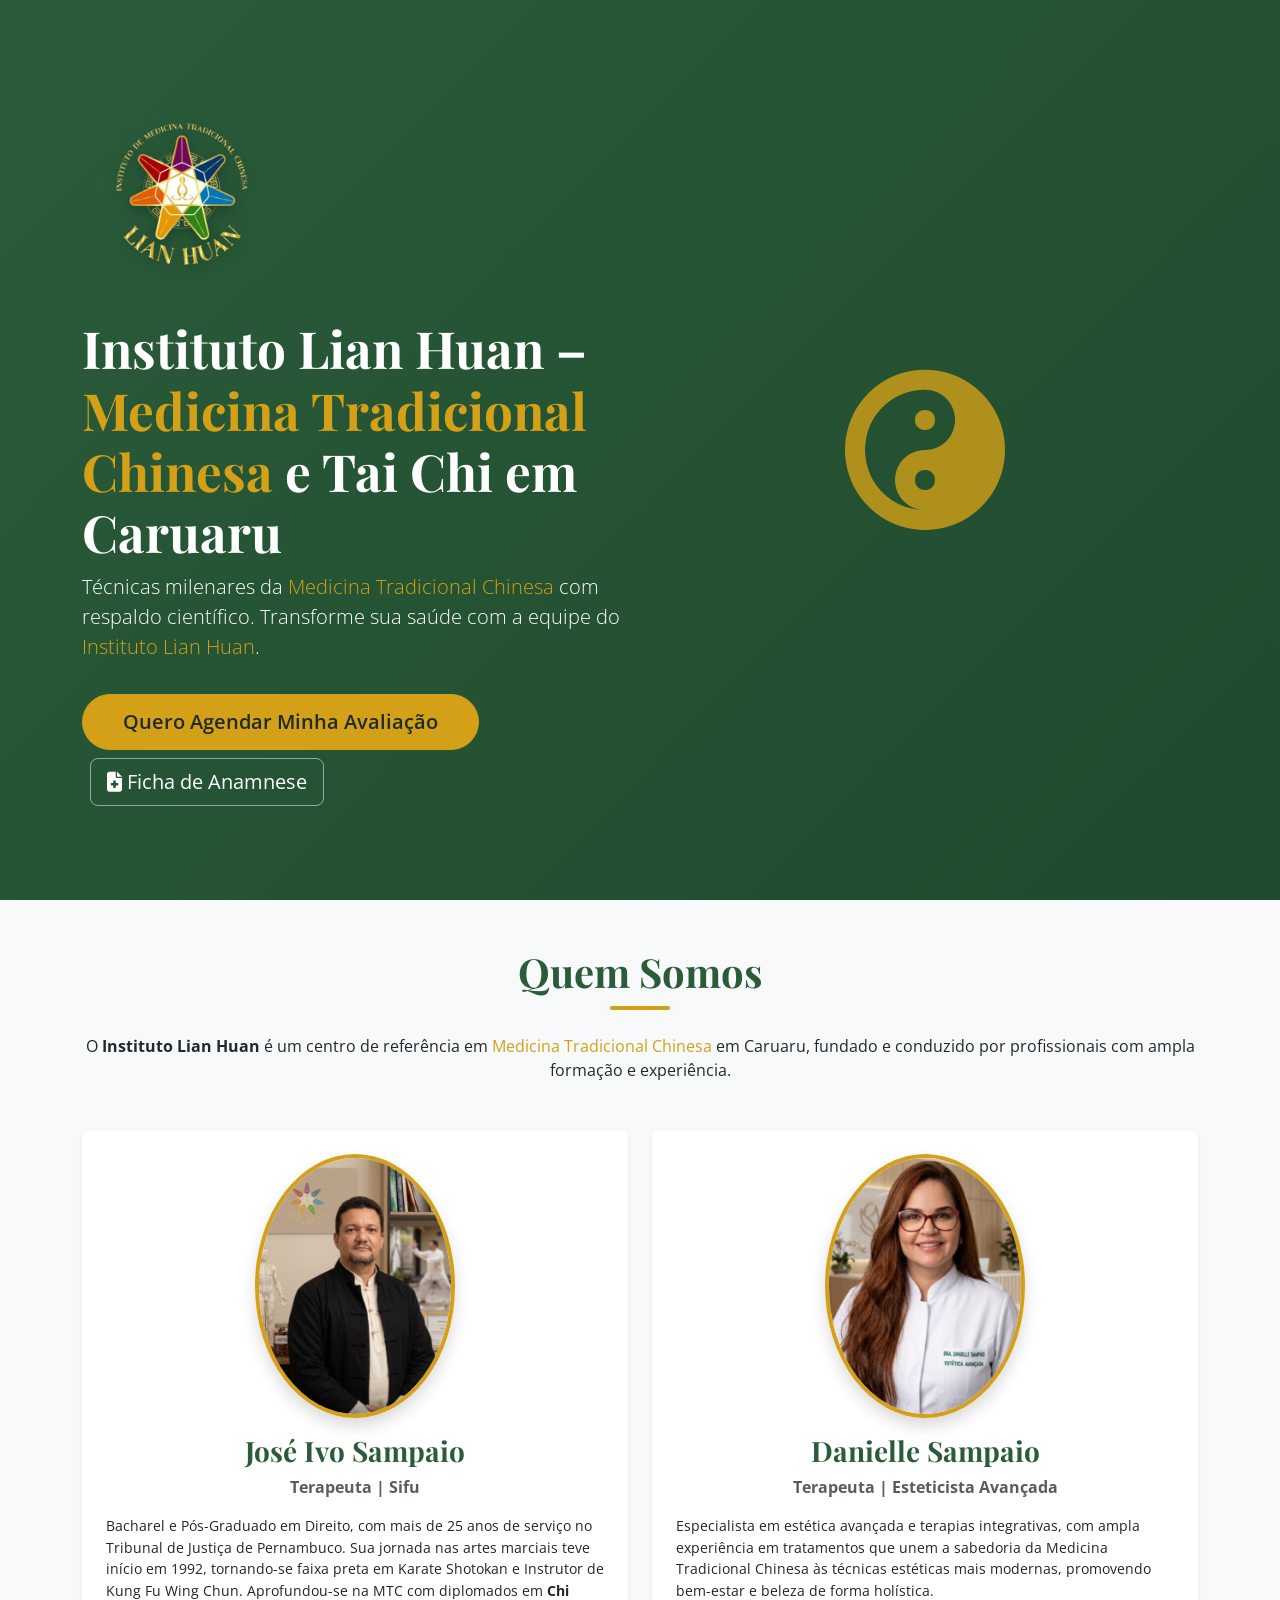
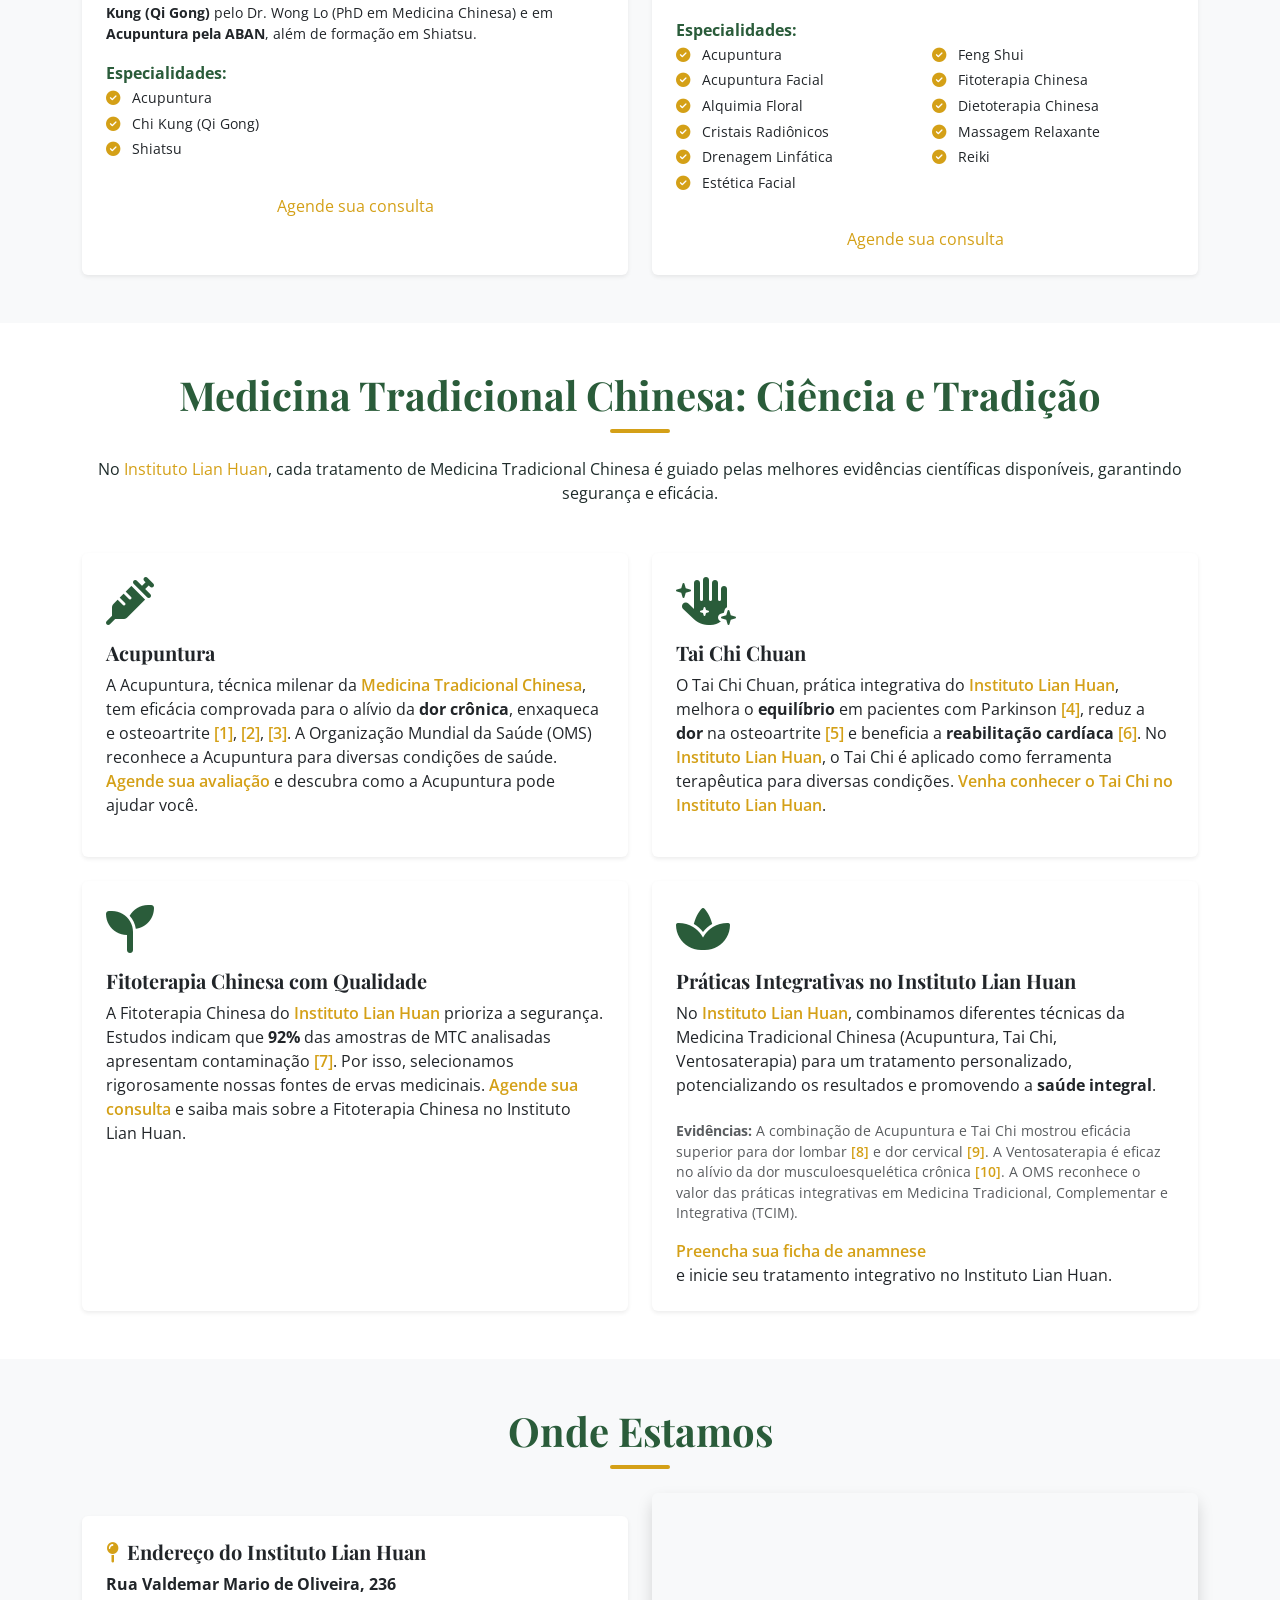
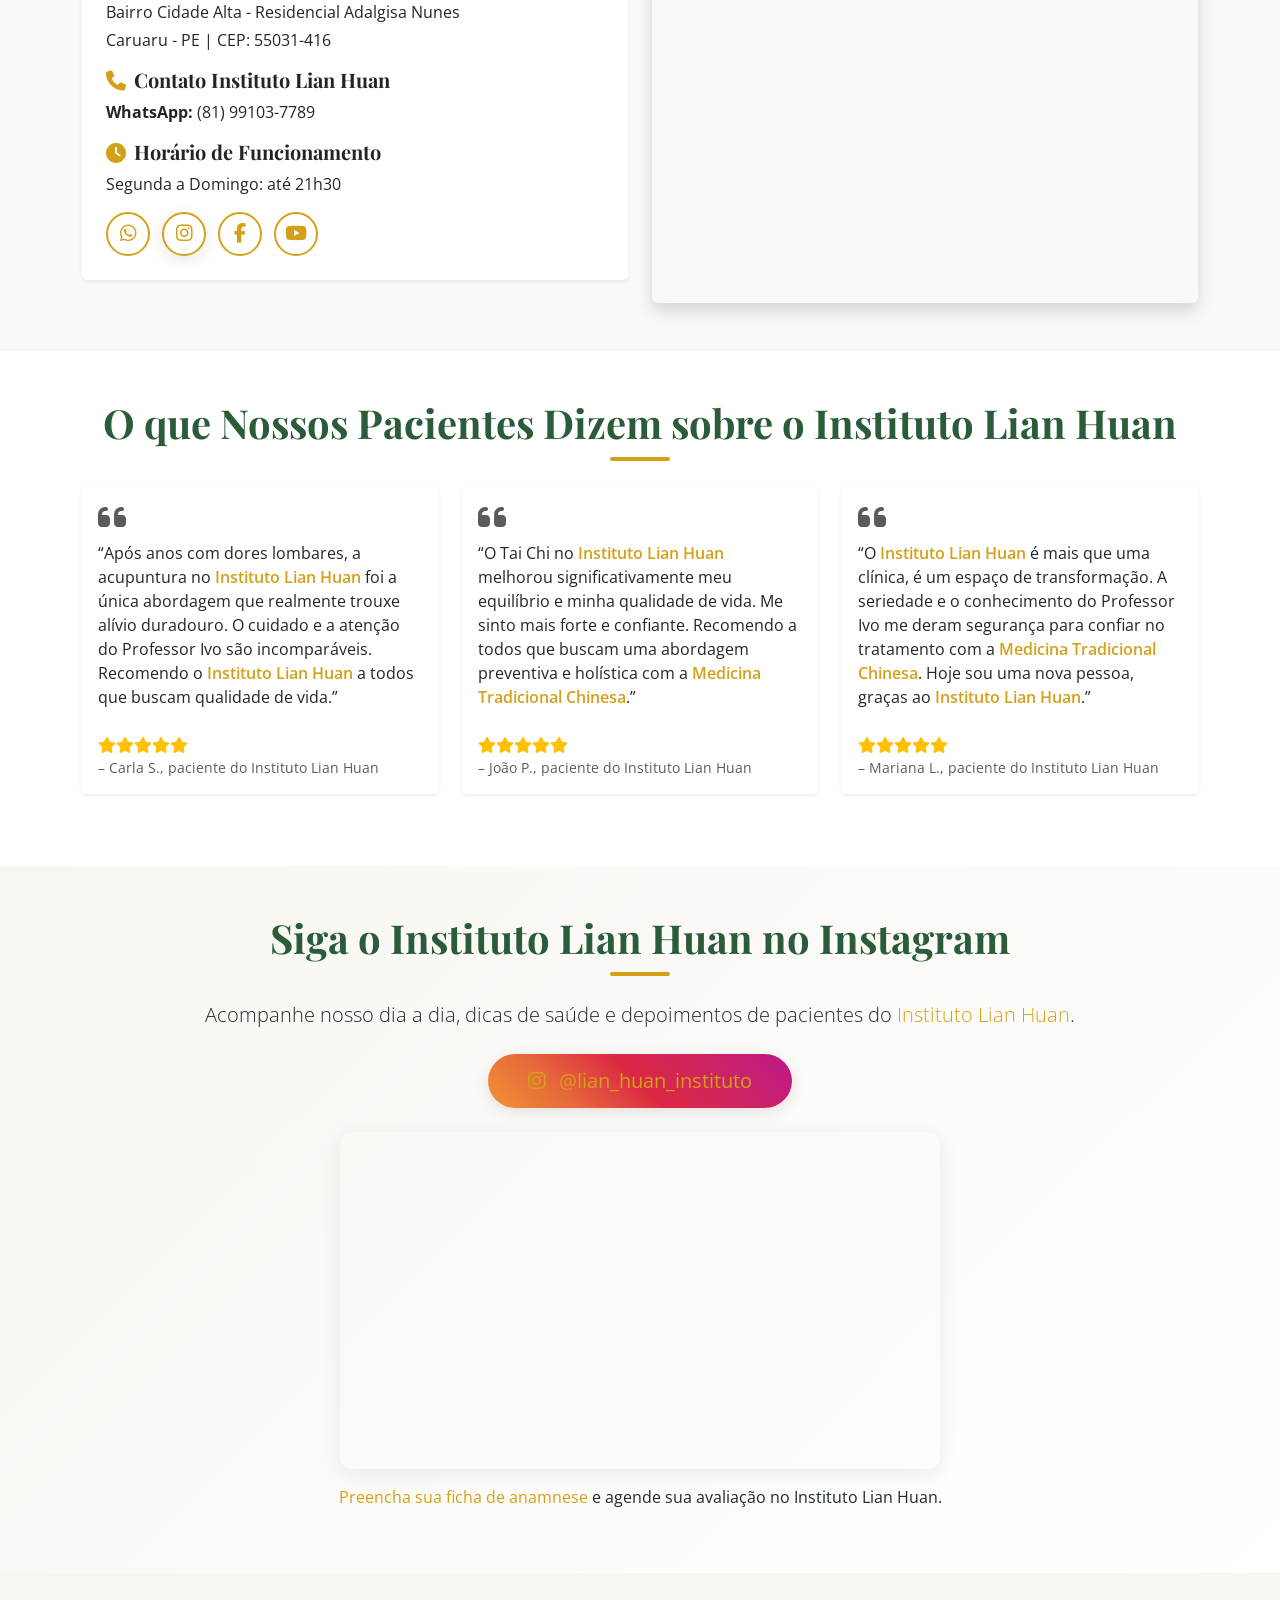
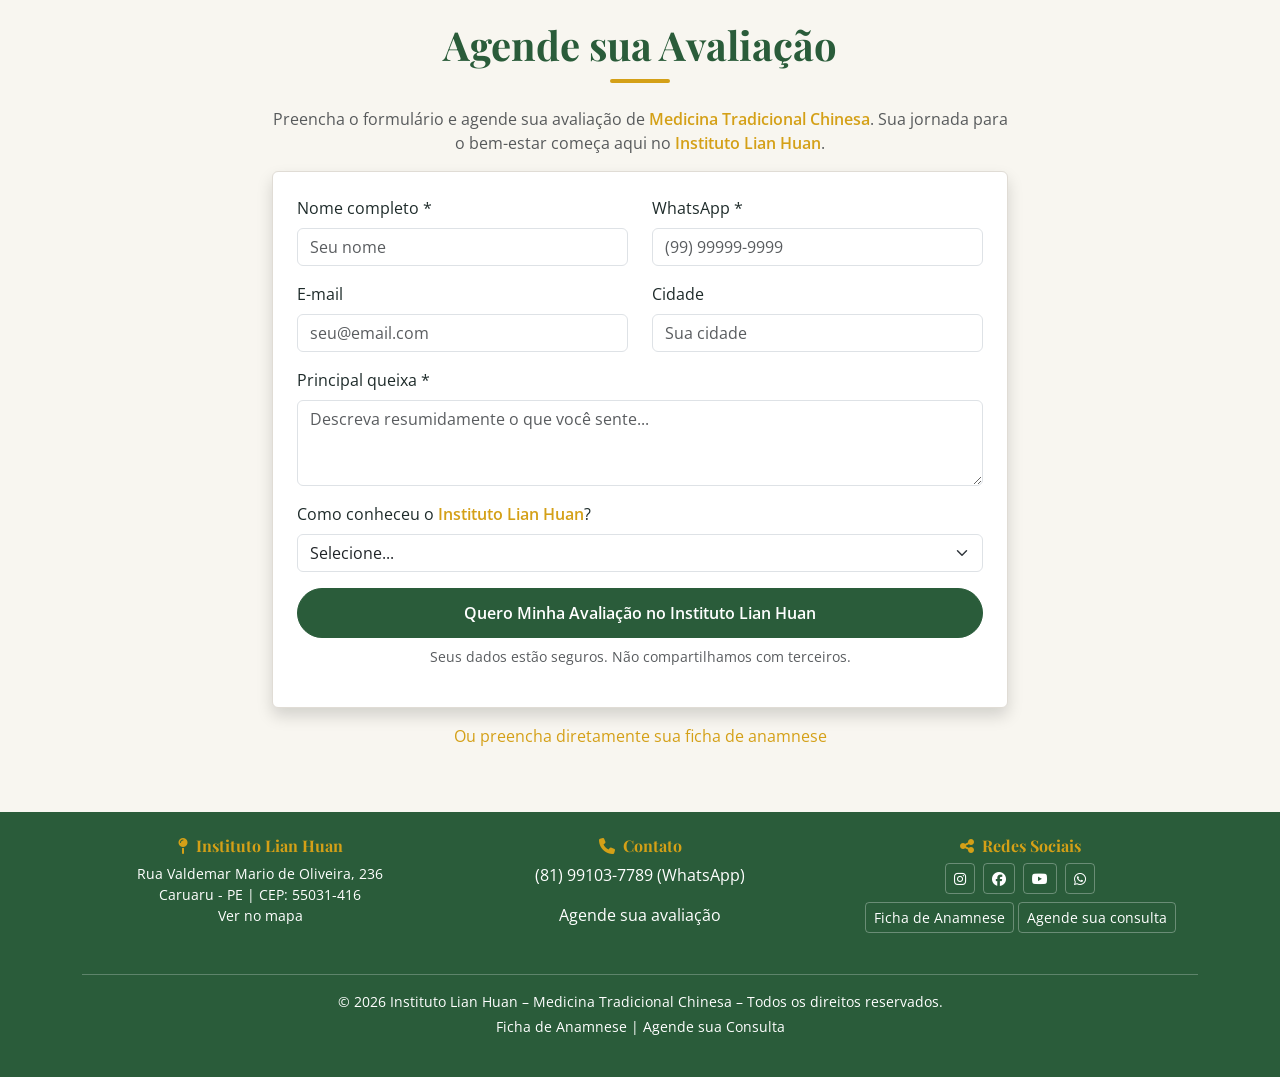
<file: index.html>
<!DOCTYPE html>
<html lang="pt-BR">
<head>
  <meta charset="UTF-8">
  <meta name="viewport" content="width=device-width, initial-scale=1.0">
  
  <!-- CANONICAL TAG -->
  <link rel="canonical" href="https://lian-huan-landing.netlify.app/">
  
  <!-- FAVICON - usando logo.ico -->
  <link rel="icon" type="image/x-icon" href="/logo.ico">
  <link rel="shortcut icon" type="image/x-icon" href="/logo.ico">
  <link rel="apple-touch-icon" href="/logo.ico">
  
  <!-- TITLE TAG - 58 CARACTERES -->
  <title>Lian Huan Instituto | Medicina Tradicional Chinesa Caruaru</title>
  
  <!-- META DESCRIPTION - 160 CARACTERES -->
  <meta name="description" content="Instituto Lian Huan em Caruaru: tratamentos de Medicina Tradicional Chinesa com evidências científicas. Acupuntura, Tai Chi e fitoterapia. Agende sua avaliação!">
  
  <meta name="robots" content="index, follow">
  
  <!-- SEO Local com telefone DDD 81 -->
  <meta name="geo.placename" content="Caruaru, Pernambuco">
  <meta name="geo.position" content="-8.2833;-35.9667">
  <meta name="ICBM" content="-8.2833, -35.9667">
  <meta name="telephone" content="+558191037789">
  
  <!-- Open Graph -->
  <meta property="og:title" content="Lian Huan Instituto – Medicina Tradicional Chinesa">
  <meta property="og:description" content="Tratamentos naturais para equilíbrio do corpo e da mente. Agende sua avaliação!">
  <meta property="og:image" content="https://lian-huan-landing.netlify.app/logo.png">
  <meta property="og:url" content="https://lian-huan-landing.netlify.app/">
  <meta property="og:type" content="website">
  <meta property="og:site_name" content="Instituto Lian Huan">

  <!-- Google Analytics (substitua G-XXXXXXXXXX pelo seu ID) -->
  <script async src="https://www.googletagmanager.com/gtag/js?id=G-XXXXXXXXXX"></script>
  <script>
    window.dataLayer = window.dataLayer || [];
    function gtag(){dataLayer.push(arguments);}
    gtag('js', new Date());
    gtag('config', 'G-XXXXXXXXXX');
  </script>

  <!-- Facebook Pixel (substitua XXXXXXXXXXXXXXX pelo seu Pixel ID) -->
  <script>
    !function(f,b,e,v,n,t,s)
    {if(f.fbq)return;n=f.fbq=function(){n.callMethod?
    n.callMethod.apply(n,arguments):n.queue.push(arguments)};
    if(!f._fbq)f._fbq=n;n.push=n;n.loaded=!0;n.version='2.0';
    n.queue=[];t=b.createElement(e);t.async=!0;
    t.src=v;s=b.getElementsByTagName(e)[0];
    s.parentNode.insertBefore(t,s)}(window, document,'script',
    'https://connect.facebook.net/en_US/fbevents.js');
    fbq('init', 'XXXXXXXXXXXXXXX');
    fbq('track', 'PageView');
  </script>
  <noscript><img height="1" width="1" style="display:none" src="https://www.facebook.com/tr?id=XXXXXXXXXXXXXXX&ev=PageView&noscript=1"/></noscript>

  <!-- CSS com pré-conexão -->
  <link rel="preconnect" href="https://cdn.jsdelivr.net">
  <link rel="preconnect" href="https://cdnjs.cloudflare.com">
  <link rel="preconnect" href="https://fonts.googleapis.com">
  <link rel="preconnect" href="https://fonts.gstatic.com" crossorigin>
  
  <link href="https://cdn.jsdelivr.net/npm/bootstrap@5.3.0/dist/css/bootstrap.min.css" rel="stylesheet">
  <link rel="stylesheet" href="https://cdnjs.cloudflare.com/ajax/libs/font-awesome/6.4.0/css/all.min.css">
  <link href="https://fonts.googleapis.com/css2?family=Playfair+Display:wght@400;700&family=Open+Sans:wght@300;400;600;700&display=swap" rel="stylesheet">
  <link rel="stylesheet" href="style.css">

  <!-- Dados Estruturados JSON-LD -->
  <script type="application/ld+json">
  {
    "@context": "https://schema.org",
    "@type": "MedicalClinic",
    "name": "Instituto Lian Huan",
    "alternateName": "Lian Huan Instituto de Medicina Tradicional Chinesa",
    "description": "Centro de referência em Medicina Tradicional Chinesa em Caruaru, com tratamentos baseados em evidências científicas.",
    "image": "https://lian-huan-landing.netlify.app/logo.png",
    "url": "https://lian-huan-landing.netlify.app/",
    "telephone": "+5581991037789",
    "contactPoint": {
      "@type": "ContactPoint",
      "telephone": "+5581991037789",
      "contactType": "WhatsApp"
    },
    "address": {
      "@type": "PostalAddress",
      "streetAddress": "Rua Valdemar Mario de Oliveira, 236",
      "addressLocality": "Caruaru",
      "addressRegion": "PE",
      "postalCode": "55031-416",
      "addressCountry": "BR"
    },
    "openingHours": "Mo-Su 08:00-21:30",
    "priceRange": "$$",
    "sameAs": [
      "https://www.instagram.com/lian_huan_instituto/",
      "https://www.facebook.com/joseivo.sampaio/",
      "https://www.youtube.com/@Prof.ivosampaio"
    ],
    "medicalSpecialty": [
      "Acupuncture",
      "Traditional Chinese Medicine"
    ],
    "physician": [
      {
        "@type": "Physician",
        "name": "José Ivo Sampaio",
        "medicalSpecialty": "Acupuncture",
        "credential": "Bacharel em Direito, Diplomado em Chi Kung e Acupuntura"
      },
      {
        "@type": "Physician",
        "name": "Danielle Sampaio",
        "medicalSpecialty": "Traditional Chinese Medicine",
        "credential": "Especialista em Estética Avançada e Terapias Integrativas"
      }
    ],
    "hasOfferCatalog": {
      "@type": "OfferCatalog",
      "name": "Tratamentos",
      "itemListElement": [
        {
          "@type": "Offer",
          "itemOffered": {
            "@type": "MedicalProcedure",
            "name": "Acupuntura",
            "description": "Técnica milenar para alívio da dor crônica, enxaqueca e osteoartrite."
          }
        },
        {
          "@type": "Offer",
          "itemOffered": {
            "@type": "MedicalProcedure",
            "name": "Tai Chi Chuan",
            "description": "Prática que melhora equilíbrio, reduz dor e auxilia na reabilitação cardíaca."
          }
        },
        {
          "@type": "Offer",
          "itemOffered": {
            "@type": "MedicalTherapy",
            "name": "Ventosaterapia",
            "description": "Técnica terapêutica eficaz no alívio da dor musculoesquelética."
          }
        },
        {
          "@type": "Offer",
          "itemOffered": {
            "@type": "MedicalTherapy",
            "name": "Fitoterapia Chinesa",
            "description": "Uso de ervas medicinais com rigoroso controle de qualidade."
          }
        },
        {
          "@type": "Offer",
          "itemOffered": {
            "@type": "MedicalTherapy",
            "name": "Massagem Terapêutica",
            "description": "Técnicas manuais para relaxamento e alívio de tensões."
          }
        }
      ]
    }
  }
  </script>
</head>
<body>

  <!-- ====== HERO ====== -->
  <header class="hero">
    <div class="container">
      <div class="row align-items-center">
        <div class="col-lg-6 text-center text-lg-start">
          <img src="logo.png" alt="Logo do Instituto Lian Huan - Medicina Tradicional Chinesa" class="logo-hero" width="200" height="auto">
          <h1 class="mt-4">Instituto Lian Huan – <span>Medicina Tradicional Chinesa</span> e Tai Chi em Caruaru</h1>
          <p class="lead">Técnicas milenares da <a href="#evidencias" class="link-highlight">Medicina Tradicional Chinesa</a> com respaldo científico. Transforme sua saúde com a equipe do <a href="#sobre" class="link-highlight">Instituto Lian Huan</a>.</p>
          <a href="#formulario" class="btn btn-primary btn-lg mt-3">Quero Agendar Minha Avaliação</a>
          <a href="/anamnese.html" class="btn btn-outline-light btn-lg mt-2 ms-2">
            <i class="fas fa-file-medical"></i> Ficha de Anamnese
          </a>
        </div>
        <div class="col-lg-6 text-center d-none d-lg-block">
          <i class="fas fa-yin-yang icon-hero"></i>
        </div>
      </div>
    </div>
  </header>

  <!-- ====== SOBRE E AUTORIDADE ====== -->
  <section id="sobre" class="sobre py-5 bg-light">
    <div class="container">
      <h2 class="section-title text-center">Quem Somos</h2>
      <p class="text-center mb-5">O <strong>Instituto Lian Huan</strong> é um centro de referência em <a href="#evidencias" class="link-primary">Medicina Tradicional Chinesa</a> em Caruaru, fundado e conduzido por profissionais com ampla formação e experiência.</p>
      
      <div class="row g-4">
        <!-- ====== JOSÉ IVO SAMPAIO ====== -->
        <div class="col-lg-6">
          <div class="card h-100 shadow-sm p-4 text-center">
            <img src="ivo.png" alt="José Ivo Sampaio - Terapeuta e Sifu do Instituto Lian Huan" class="img-fluid rounded-circle shadow profile-img" loading="lazy" width="200" height="200" style="max-width: 200px; margin: 0 auto; border: 4px solid var(--secondary);">
            <h3 class="mt-3" style="font-family: var(--font-heading); color: var(--primary);">José Ivo Sampaio</h3>
            <p class="text-muted"><strong>Terapeuta | Sifu</strong></p>
            <p class="text-start" style="font-size: 0.9rem;">
              Bacharel e Pós-Graduado em Direito, com mais de 25 anos de serviço no Tribunal de Justiça de Pernambuco. Sua jornada nas artes marciais teve início em 1992, tornando-se faixa preta em Karate Shotokan e Instrutor de Kung Fu Wing Chun. Aprofundou-se na MTC com diplomados em <strong>Chi Kung (Qi Gong)</strong> pelo Dr. Wong Lo (PhD em Medicina Chinesa) e em <strong>Acupuntura pela ABAN</strong>, além de formação em Shiatsu.
            </p>
            <div class="text-start">
              <strong style="color: var(--primary);">Especialidades:</strong>
              <ul style="font-size: 0.9rem; list-style: none; padding-left: 0;">
                <li><i class="fas fa-check-circle" style="color: var(--secondary);"></i> Acupuntura</li>
                <li><i class="fas fa-check-circle" style="color: var(--secondary);"></i> Chi Kung (Qi Gong)</li>
                <li><i class="fas fa-check-circle" style="color: var(--secondary);"></i> Shiatsu</li>
              </ul>
            </div>
            <div class="mt-3">
              <!--<a href="/anamnese.html" class="link-secondary">Ficha de Anamnese</a> ·--> 
              <a href="#formulario" class="link-secondary">Agende sua consulta</a>
            </div>
          </div>
        </div>

        <!-- ====== DANIELLE SAMPAIO ====== -->
        <div class="col-lg-6">
          <div class="card h-100 shadow-sm p-4 text-center">
            <img src="danielle.png" alt="Danielle Sampaio - Terapeuta do Instituto Lian Huan" class="img-fluid rounded-circle shadow profile-img" loading="lazy" width="200" height="200" style="max-width: 200px; margin: 0 auto; border: 4px solid var(--secondary);">
            <h3 class="mt-3" style="font-family: var(--font-heading); color: var(--primary);">Danielle Sampaio</h3>
            <p class="text-muted"><strong>Terapeuta | Esteticista Avançada</strong></p>
            <p class="text-start" style="font-size: 0.9rem;">
              Especialista em estética avançada e terapias integrativas, com ampla experiência em tratamentos que unem a sabedoria da Medicina Tradicional Chinesa às técnicas estéticas mais modernas, promovendo bem-estar e beleza de forma holística.
            </p>
            <div class="text-start">
              <strong style="color: var(--primary);">Especialidades:</strong>
              <ul style="font-size: 0.9rem; list-style: none; padding-left: 0; columns: 2;">
                <li><i class="fas fa-check-circle" style="color: var(--secondary);"></i> Acupuntura</li>
                <li><i class="fas fa-check-circle" style="color: var(--secondary);"></i> Acupuntura Facial</li>
                <li><i class="fas fa-check-circle" style="color: var(--secondary);"></i> Alquimia Floral</li>
                <li><i class="fas fa-check-circle" style="color: var(--secondary);"></i> Cristais Radiônicos</li>
                <li><i class="fas fa-check-circle" style="color: var(--secondary);"></i> Drenagem Linfática</li>
                <li><i class="fas fa-check-circle" style="color: var(--secondary);"></i> Estética Facial</li>
                <li><i class="fas fa-check-circle" style="color: var(--secondary);"></i> Feng Shui</li>
                <li><i class="fas fa-check-circle" style="color: var(--secondary);"></i> Fitoterapia Chinesa</li>
                <li><i class="fas fa-check-circle" style="color: var(--secondary);"></i> Dietoterapia Chinesa</li>
                <li><i class="fas fa-check-circle" style="color: var(--secondary);"></i> Massagem Relaxante</li>
                <li><i class="fas fa-check-circle" style="color: var(--secondary);"></i> Reiki</li>
              </ul>
            </div>
            <div class="mt-3">
              <!--<a href="/anamnese.html" class="link-secondary">Ficha de Anamnese</a> ·--> 
              <a href="#formulario" class="link-secondary">Agende sua consulta</a>
            </div>
          </div>
        </div>
      </div>
    </div>
  </section>

  <!-- ====== ABORDAGEM BASEADA EM EVIDÊNCIAS ====== -->
  <section id="evidencias" class="evidencias py-5">
    <div class="container">
      <h2 class="section-title text-center">Medicina Tradicional Chinesa: Ciência e Tradição</h2>
      <p class="text-center mb-5">No <a href="#sobre" class="link-secondary">Instituto Lian Huan</a>, cada tratamento de Medicina Tradicional Chinesa é guiado pelas melhores evidências científicas disponíveis, garantindo segurança e eficácia.</p>
      <div class="row g-4">
        <div class="col-md-6">
          <div class="card h-100 shadow-sm p-4 treatment-card">
            <i class="fas fa-syringe fa-3x mb-3 icon-primary"></i>
            <h5>Acupuntura</h5>
            <p>
              A Acupuntura, técnica milenar da <a href="#evidencias" class="link-primary">Medicina Tradicional Chinesa</a>, tem eficácia comprovada para o alívio da 
              <strong>dor crônica</strong>, enxaqueca e osteoartrite 
              <a href="https://jamanetwork.com/journals/jamainternalmedicine/fullarticle/1357513" target="_blank" rel="noopener noreferrer">[1]</a>,
              <a href="https://www.cochranelibrary.com/cdsr/doi/10.1002/14651858.CD001218.pub2/information" target="_blank" rel="noopener noreferrer">[2]</a>,
              <a href="https://www.cochranelibrary.com/cdsr/doi/10.1002/14651858.CD007587/information/in" target="_blank" rel="noopener noreferrer">[3]</a>.
              A Organização Mundial da Saúde (OMS) reconhece a Acupuntura para diversas condições de saúde.
              <a href="/anamnese.html" class="link-secondary">Agende sua avaliação</a> e descubra como a Acupuntura pode ajudar você.
            </p>
          </div>
        </div>
        <div class="col-md-6">
          <div class="card h-100 shadow-sm p-4 treatment-card">
            <i class="fas fa-hand-sparkles fa-3x mb-3 icon-primary"></i>
            <h5>Tai Chi Chuan</h5>
            <p>
              O Tai Chi Chuan, prática integrativa do <a href="#sobre" class="link-primary">Instituto Lian Huan</a>, melhora o 
              <strong>equilíbrio</strong> em pacientes com Parkinson
              <a href="https://www.nejm.org/doi/full/10.1056/NEJMoa1107911" target="_blank" rel="noopener noreferrer">[4]</a>,
              reduz a <strong>dor</strong> na osteoartrite
              <a href="https://profiles.umassmed.edu/display/44665906" target="_blank" rel="noopener noreferrer">[5]</a>
              e beneficia a <strong>reabilitação cardíaca</strong>
              <a href="https://www.em-consulte.com/article/963476" target="_blank" rel="noopener noreferrer">[6]</a>.
              No <a href="#sobre" class="link-primary">Instituto Lian Huan</a>, o Tai Chi é aplicado como ferramenta terapêutica para diversas condições.
              <a href="#formulario" class="link-secondary">Venha conhecer o Tai Chi no Instituto Lian Huan</a>.
            </p>
          </div>
        </div>
        <div class="col-md-6">
          <div class="card h-100 shadow-sm p-4 treatment-card">
            <i class="fas fa-seedling fa-3x mb-3 icon-primary"></i>
            <h5>Fitoterapia Chinesa com Qualidade</h5>
            <p>
              A Fitoterapia Chinesa do <a href="#sobre" class="link-primary">Instituto Lian Huan</a> prioriza a segurança. Estudos indicam que <strong>92%</strong> das amostras de MTC analisadas apresentam contaminação
              <a href="https://eprints.qut.edu.au/125368/#content" target="_blank" rel="noopener noreferrer">[7]</a>.
              Por isso, selecionamos rigorosamente nossas fontes de ervas medicinais.
              <a href="#formulario" class="link-secondary">Agende sua consulta</a> e saiba mais sobre a Fitoterapia Chinesa no Instituto Lian Huan.
            </p>
          </div>
        </div>
        <div class="col-md-6">
          <div class="card h-100 shadow-sm p-4 treatment-card">
            <i class="fas fa-spa fa-3x mb-3 icon-primary"></i>
            <h5>Práticas Integrativas no Instituto Lian Huan</h5>
            <p>
              No <a href="#sobre" class="link-primary">Instituto Lian Huan</a>, combinamos diferentes técnicas da Medicina Tradicional Chinesa (Acupuntura, Tai Chi, Ventosaterapia) para um tratamento personalizado, potencializando os resultados e promovendo a <strong>saúde integral</strong>.
            </p>
            <p class="small text-muted mt-2">
              <strong>Evidências:</strong> A combinação de Acupuntura e Tai Chi mostrou eficácia superior para dor lombar 
              <a href="https://pubmed.ncbi.nlm.nih.gov/42391146/" target="_blank" rel="noopener noreferrer">[8]</a> 
              e dor cervical 
              <a href="https://link.springer.com/article/10.1007/s11726-026-1546-0" target="_blank" rel="noopener noreferrer">[9]</a>. 
              A Ventosaterapia é eficaz no alívio da dor musculoesquelética crônica 
              <a href="https://pubmed.ncbi.nlm.nih.gov/40441767/" target="_blank" rel="noopener noreferrer">[10]</a>. 
              A OMS reconhece o valor das práticas integrativas em Medicina Tradicional, Complementar e Integrativa (TCIM).
            </p>
            <a href="/anamnese.html" class="link-secondary">Preencha sua ficha de anamnese</a> e inicie seu tratamento integrativo no Instituto Lian Huan.
          </div>
        </div>
      </div>
    </div>
  </section>

  <!-- ====== LOCALIZAÇÃO ====== -->
  <section id="localizacao" class="localizacao py-5 bg-light">
    <div class="container">
      <h2 class="section-title text-center">Onde Estamos</h2>
      <div class="row align-items-center">
        <div class="col-lg-6">
          <div class="card shadow-sm p-4">
            <h5><i class="fas fa-map-pin me-2 icon-secondary"></i>Endereço do Instituto Lian Huan</h5>
            <p class="mb-1"><strong>Rua Valdemar Mario de Oliveira, 236</strong></p>
            <p class="mb-1">Bairro Cidade Alta - Residencial Adalgisa Nunes</p>
            <p class="mb-3">Caruaru - PE | CEP: 55031-416</p>
            
            <h5><i class="fas fa-phone me-2 icon-secondary"></i>Contato Instituto Lian Huan</h5>
            <!--<p class="mb-1"><strong>Telefone:</strong> (81) 3725-9706</p>-->
            <p class="mb-3"><strong>WhatsApp:</strong> (81) 99103-7789</p>
            
            <h5><i class="fas fa-clock me-2 icon-secondary"></i>Horário de Funcionamento</h5>
            <p class="mb-0">Segunda a Domingo: até 21h30</p>
            
            <div class="mt-3">
              <a href="https://wa.me/5581991037789?text=Ol%C3%A1%2C%20gostaria%20de%20agendar%20uma%20avalia%C3%A7%C3%A3o%20no%20Instituto%20Lian%20Huan." target="_blank" class="btn btn-social btn-whatsapp me-2" aria-label="WhatsApp">
                <i class="fab fa-whatsapp"></i>
              </a>
              <a href="https://www.instagram.com/lian_huan_instituto/" target="_blank" class="btn btn-social btn-instagram me-2" aria-label="Instagram">
                <i class="fab fa-instagram"></i>
              </a>
              <a href="https://www.facebook.com/joseivo.sampaio/" target="_blank" class="btn btn-social btn-facebook me-2" aria-label="Facebook">
                <i class="fab fa-facebook-f"></i>
              </a>
              <a href="https://www.youtube.com/@Prof.ivosampaio" target="_blank" class="btn btn-social btn-youtube me-2" aria-label="YouTube">
                <i class="fab fa-youtube"></i>
              </a>
              <!--<a href="/anamnese.html" class="btn btn-outline-secondary">
                <i class="fas fa-file-medical"></i> Anamnese
              </a>-->
            </div>
          </div>
        </div>
        <div class="col-lg-6">
          <div class="ratio ratio-4x3 shadow rounded">
            <iframe 
              src="https://www.google.com/maps/embed?pb=!1m18!1m12!1m3!1d3949.885201234567!2d-35.9667!3d-8.2833!2m3!1f0!2f0!3f0!3m2!1i1024!2i768!4f13.1!3m3!1m2!1s0x0%3A0x0!2zOMKwMTcnMDAuMCJTIDM1wrA1OCcwMC4wIlc!5e0!3m2!1spt-BR!2sbr!4v1234567890" 
              width="100%" 
              height="100%" 
              style="border:0;" 
              allowfullscreen="" 
              loading="lazy" 
              referrerpolicy="no-referrer-when-downgrade"
              title="Mapa do Instituto Lian Huan em Caruaru">
            </iframe>
          </div>
        </div>
      </div>
    </div>
  </section>

  <!-- ====== DEPOIMENTOS ====== -->
  <section id="depoimentos" class="depoimentos py-5">
    <div class="container">
      <h2 class="section-title text-center">O que Nossos Pacientes Dizem sobre o Instituto Lian Huan</h2>
      <div class="row mt-4">
        <div class="col-md-4 mb-4">
          <div class="card h-100 shadow-sm p-3 testimonial-card">
            <i class="fas fa-quote-left fa-2x text-muted"></i>
            <p class="mt-2">“Após anos com dores lombares, a acupuntura no <a href="#sobre" class="link-primary">Instituto Lian Huan</a> foi a única abordagem que realmente trouxe alívio duradouro. O cuidado e a atenção do Professor Ivo são incomparáveis. Recomendo o <a href="#formulario" class="link-primary">Instituto Lian Huan</a> a todos que buscam qualidade de vida.”</p>
            <div class="mt-2"><i class="fas fa-star text-warning"></i><i class="fas fa-star text-warning"></i><i class="fas fa-star text-warning"></i><i class="fas fa-star text-warning"></i><i class="fas fa-star text-warning"></i></div>
            <small class="text-muted">– Carla S., paciente do Instituto Lian Huan</small>
          </div>
        </div>
        <div class="col-md-4 mb-4">
          <div class="card h-100 shadow-sm p-3 testimonial-card">
            <i class="fas fa-quote-left fa-2x text-muted"></i>
            <p class="mt-2">“O Tai Chi no <a href="#sobre" class="link-primary">Instituto Lian Huan</a> melhorou significativamente meu equilíbrio e minha qualidade de vida. Me sinto mais forte e confiante. Recomendo a todos que buscam uma abordagem preventiva e holística com a <a href="#evidencias" class="link-primary">Medicina Tradicional Chinesa</a>.”</p>
            <div class="mt-2"><i class="fas fa-star text-warning"></i><i class="fas fa-star text-warning"></i><i class="fas fa-star text-warning"></i><i class="fas fa-star text-warning"></i><i class="fas fa-star text-warning"></i></div>
            <small class="text-muted">– João P., paciente do Instituto Lian Huan</small>
          </div>
        </div>
        <div class="col-md-4 mb-4">
          <div class="card h-100 shadow-sm p-3 testimonial-card">
            <i class="fas fa-quote-left fa-2x text-muted"></i>
            <p class="mt-2">“O <a href="#sobre" class="link-primary">Instituto Lian Huan</a> é mais que uma clínica, é um espaço de transformação. A seriedade e o conhecimento do Professor Ivo me deram segurança para confiar no tratamento com a <a href="#evidencias" class="link-primary">Medicina Tradicional Chinesa</a>. Hoje sou uma nova pessoa, graças ao <a href="#formulario" class="link-primary">Instituto Lian Huan</a>.”</p>
            <div class="mt-2"><i class="fas fa-star text-warning"></i><i class="fas fa-star text-warning"></i><i class="fas fa-star text-warning"></i><i class="fas fa-star text-warning"></i><i class="fas fa-star text-warning"></i></div>
            <small class="text-muted">– Mariana L., paciente do Instituto Lian Huan</small>
          </div>
        </div>
      </div>
    </div>
  </section>

  <!-- ====== INSTAGRAM ====== -->
  <section id="instagram" class="instagram py-5 bg-light">
    <div class="container text-center">
      <h2 class="section-title">Siga o Instituto Lian Huan no Instagram</h2>
      <p class="lead mb-4">Acompanhe nosso dia a dia, dicas de saúde e depoimentos de pacientes do <a href="#sobre" class="link-primary">Instituto Lian Huan</a>.</p>
      <a href="https://www.instagram.com/lian_huan_instituto/" target="_blank" class="btn btn-instagram btn-lg">
        <i class="fab fa-instagram me-2"></i> @lian_huan_instituto
      </a>
      <div class="mt-4">
        <div class="ratio ratio-16x9 instagram-embed">
          <iframe src="https://www.instagram.com/lian_huan_instituto/embed" frameborder="0" scrolling="no" allowtransparency="true" loading="lazy" style="border-radius: 12px;"></iframe>
        </div>
      </div>
      <p class="mt-3"><a href="/anamnese.html" class="link-secondary">Preencha sua ficha de anamnese</a> e agende sua avaliação no Instituto Lian Huan.</p>
    </div>
  </section>

  <!-- ====== FORMULÁRIO DE LEAD ====== -->
  <section id="formulario" class="formulario py-5">
    <div class="container">
      <div class="row justify-content-center">
        <div class="col-lg-8">
          <h2 class="section-title text-center">Agende sua Avaliação</h2>
          <p class="text-center text-muted">Preencha o formulário e agende sua avaliação de <a href="#evidencias" class="link-primary">Medicina Tradicional Chinesa</a>. Sua jornada para o bem-estar começa aqui no <a href="#sobre" class="link-primary">Instituto Lian Huan</a>.</p>
          <form name="lead-form" netlify action="/obrigado.html" method="POST" class="p-4 bg-white shadow rounded">
            <input type="hidden" name="form-name" value="lead-form">
            <div class="row">
              <div class="col-md-6 mb-3">
                <label for="nome" class="form-label">Nome completo *</label>
                <input type="text" class="form-control" id="nome" name="nome" placeholder="Seu nome" required>
              </div>
              <div class="col-md-6 mb-3">
                <label for="whatsapp" class="form-label">WhatsApp *</label>
                <input type="tel" class="form-control" id="whatsapp" name="whatsapp" placeholder="(99) 99999-9999" required>
              </div>
            </div>
            <div class="row">
              <div class="col-md-6 mb-3">
                <label for="email" class="form-label">E-mail</label>
                <input type="email" class="form-control" id="email" name="email" placeholder="seu@email.com">
              </div>
              <div class="col-md-6 mb-3">
                <label for="cidade" class="form-label">Cidade</label>
                <input type="text" class="form-control" id="cidade" name="cidade" placeholder="Sua cidade">
              </div>
            </div>
            <div class="mb-3">
              <label for="queixa" class="form-label">Principal queixa *</label>
              <textarea class="form-control" id="queixa" name="queixa" rows="3" placeholder="Descreva resumidamente o que você sente..." required></textarea>
            </div>
            <div class="mb-3">
              <label for="como-conheceu" class="form-label">Como conheceu o <a href="#sobre" class="link-primary">Instituto Lian Huan</a>?</label>
              <select class="form-select" id="como-conheceu" name="como-conheceu">
                <option value="">Selecione...</option>
                <option value="Instagram">Instagram</option>
                <option value="Google">Google</option>
                <option value="Indicação">Indicação de amigo</option>
                <option value="Facebook">Facebook</option>
                <option value="YouTube">YouTube</option>
                <option value="Outro">Outro</option>
              </select>
            </div>
            <button type="submit" class="btn btn-primary w-100">Quero Minha Avaliação no Instituto Lian Huan</button>
            <p class="text-muted small mt-2 text-center">Seus dados estão seguros. Não compartilhamos com terceiros.</p>
          </form>
          <p class="text-center mt-3"><a href="/anamnese.html" class="link-secondary">Ou preencha diretamente sua ficha de anamnese</a></p>
        </div>
      </div>
    </div>
  </section>

  <!-- ====== RODAPÉ ====== -->
  <footer class="rodape py-4">
    <div class="container text-center">
      <div class="row">
        <div class="col-md-4 mb-3">
          <h5><i class="fas fa-map-pin me-2"></i>Instituto Lian Huan</h5>
          <p class="small">Rua Valdemar Mario de Oliveira, 236<br>Caruaru - PE | CEP: 55031-416<br>
          <!--<strong>Telefone:</strong> (81) 3725-9706</p>-->
          <a href="#localizacao" class="link-secondary">Ver no mapa</a>
        </div>
        <div class="col-md-4 mb-3">
          <h5><i class="fas fa-phone me-2"></i>Contato</h5>
          <!--<p class="small">(81) 3725-9706<br>-->
          <a href="https://wa.me/5581991037789" class="text-light" target="_blank">(81) 99103-7789 (WhatsApp)</a></p>
          <a href="#formulario" class="link-secondary">Agende sua avaliação</a>
        </div>
        <div class="col-md-4 mb-3">
          <h5><i class="fas fa-share-alt me-2"></i>Redes Sociais</h5>
          <a href="https://www.instagram.com/lian_huan_instituto/" target="_blank" class="btn btn-outline-light btn-sm me-1">
            <i class="fab fa-instagram"></i>
          </a>
          <a href="https://www.facebook.com/joseivo.sampaio/" target="_blank" class="btn btn-outline-light btn-sm me-1">
            <i class="fab fa-facebook"></i>
          </a>
          <a href="https://www.youtube.com/@Prof.ivosampaio" target="_blank" class="btn btn-outline-light btn-sm me-1">
            <i class="fab fa-youtube"></i>
          </a>
          <a href="https://wa.me/5581991037789" target="_blank" class="btn btn-outline-light btn-sm">
            <i class="fab fa-whatsapp"></i>
          </a>
          <br>
          <a href="/anamnese.html" class="btn btn-outline-light btn-sm mt-2">Ficha de Anamnese</a>
          <a href="#formulario" class="btn btn-outline-light btn-sm mt-2">Agende sua consulta</a>
        </div>
      </div>
      <hr class="border-light opacity-25">
      <p class="mb-0 small">&copy; 2026 <a href="#sobre" class="link-secondary">Instituto Lian Huan</a> – Medicina Tradicional Chinesa – Todos os direitos reservados.</p>
      <p class="small mt-1"><a href="/anamnese.html" class="link-muted">Ficha de Anamnese</a> | <a href="#formulario" class="link-muted">Agende sua Consulta</a></p>
    </div>
  </footer>

  <script src="https://cdn.jsdelivr.net/npm/bootstrap@5.3.0/dist/js/bootstrap.bundle.min.js" defer></script>
  <script src="script.js" defer></script>
</body>
</html>
</file>
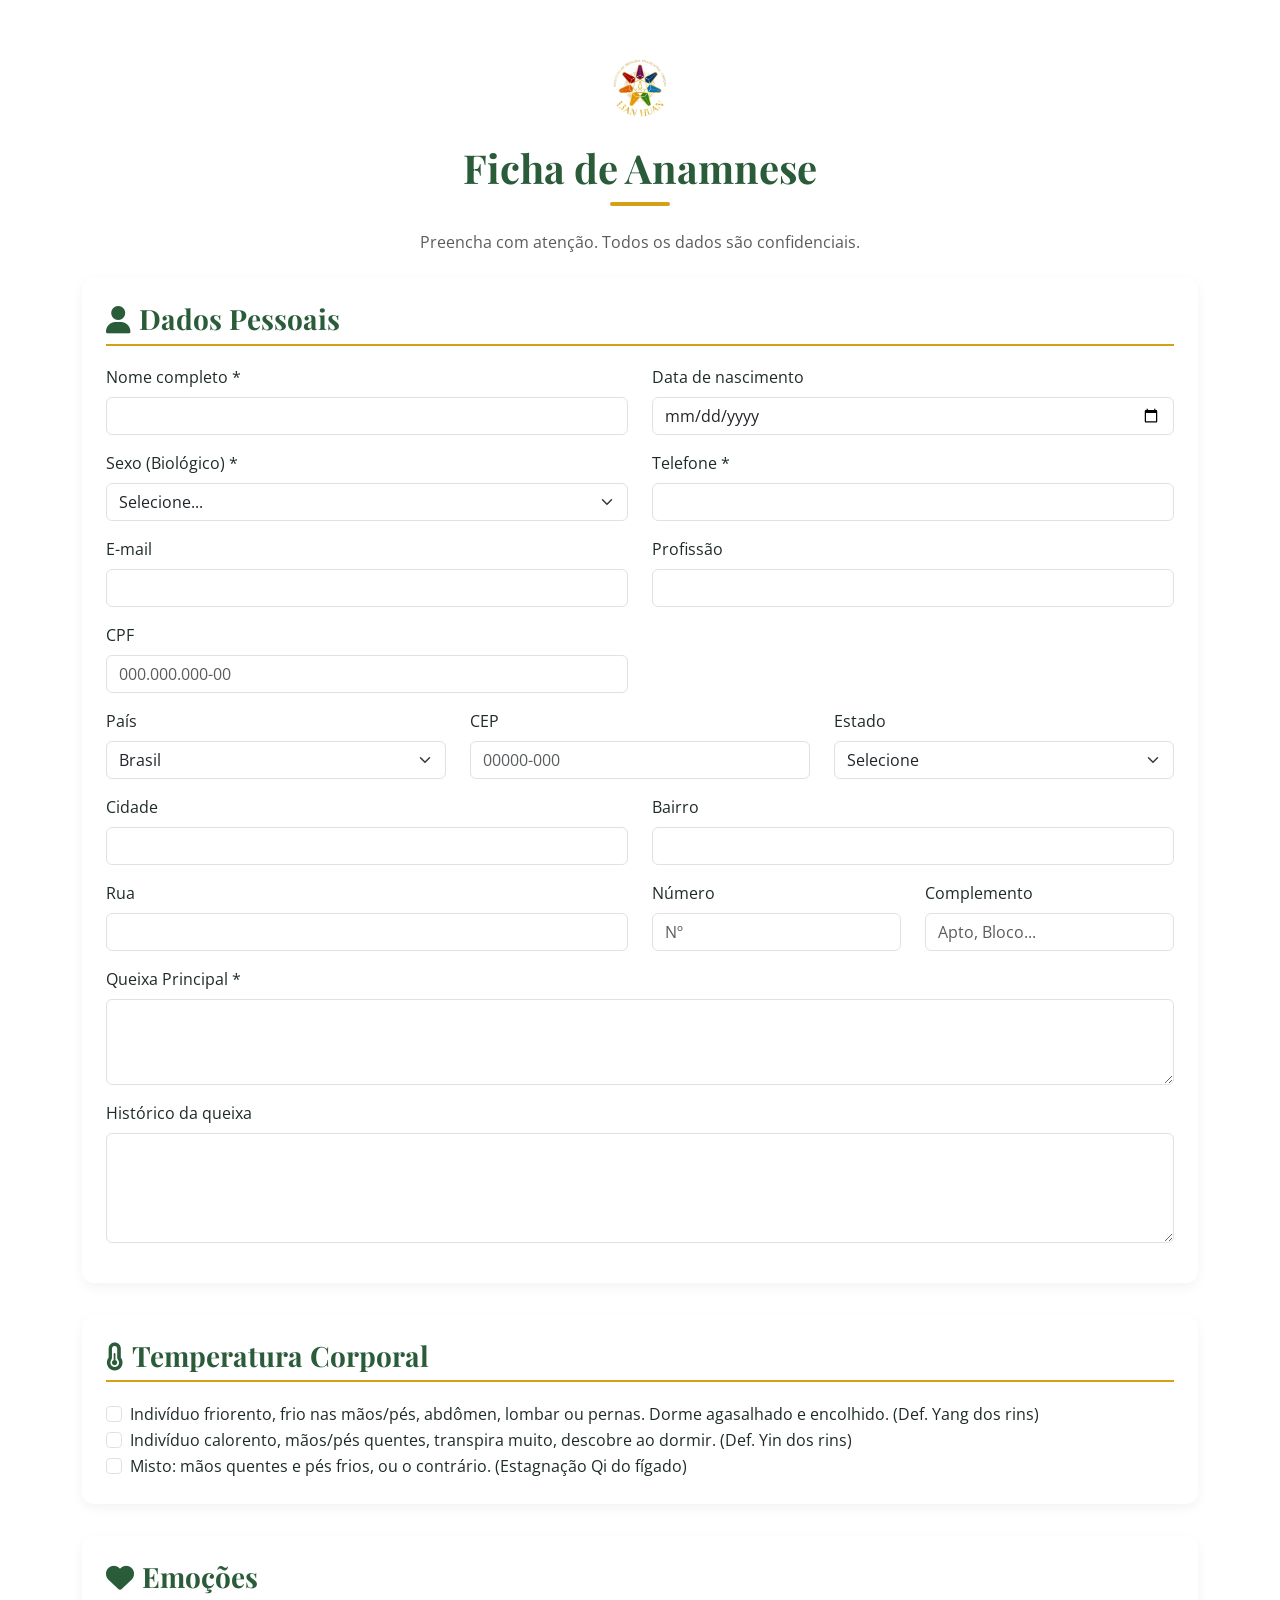
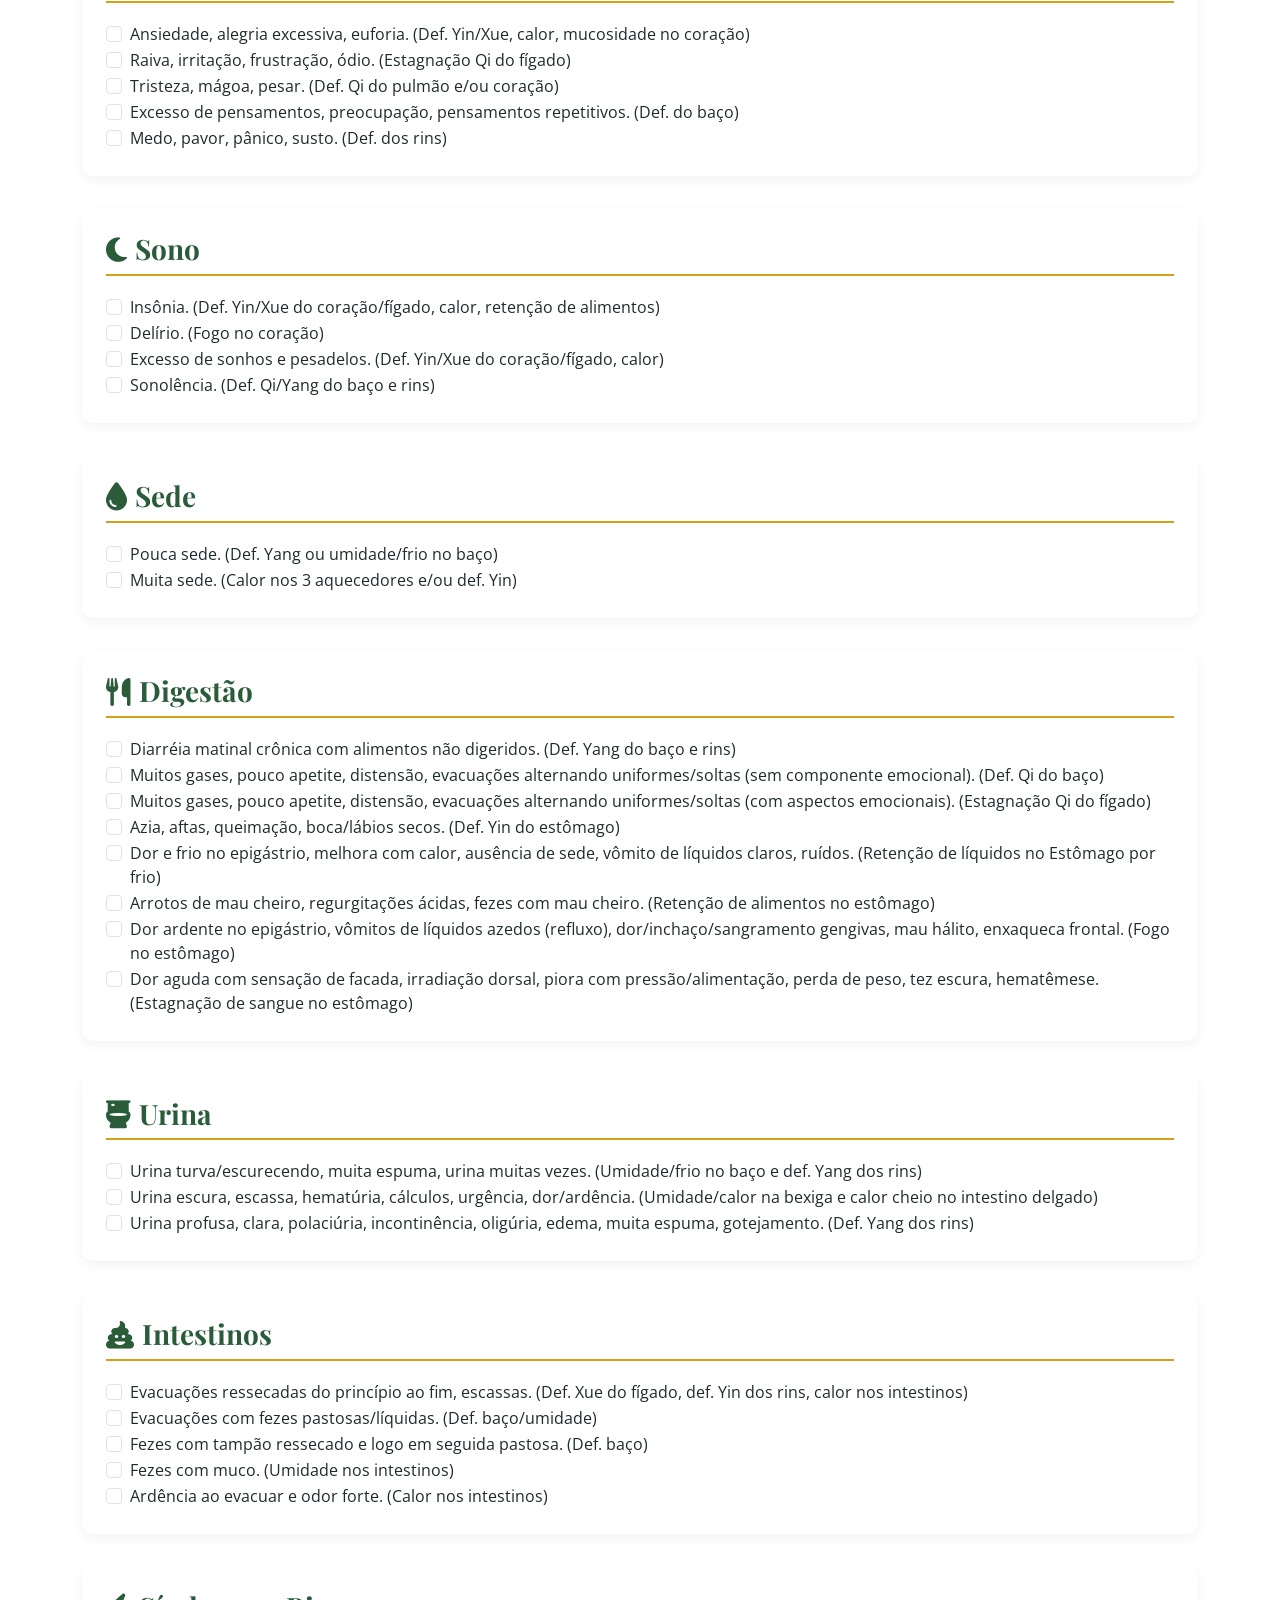
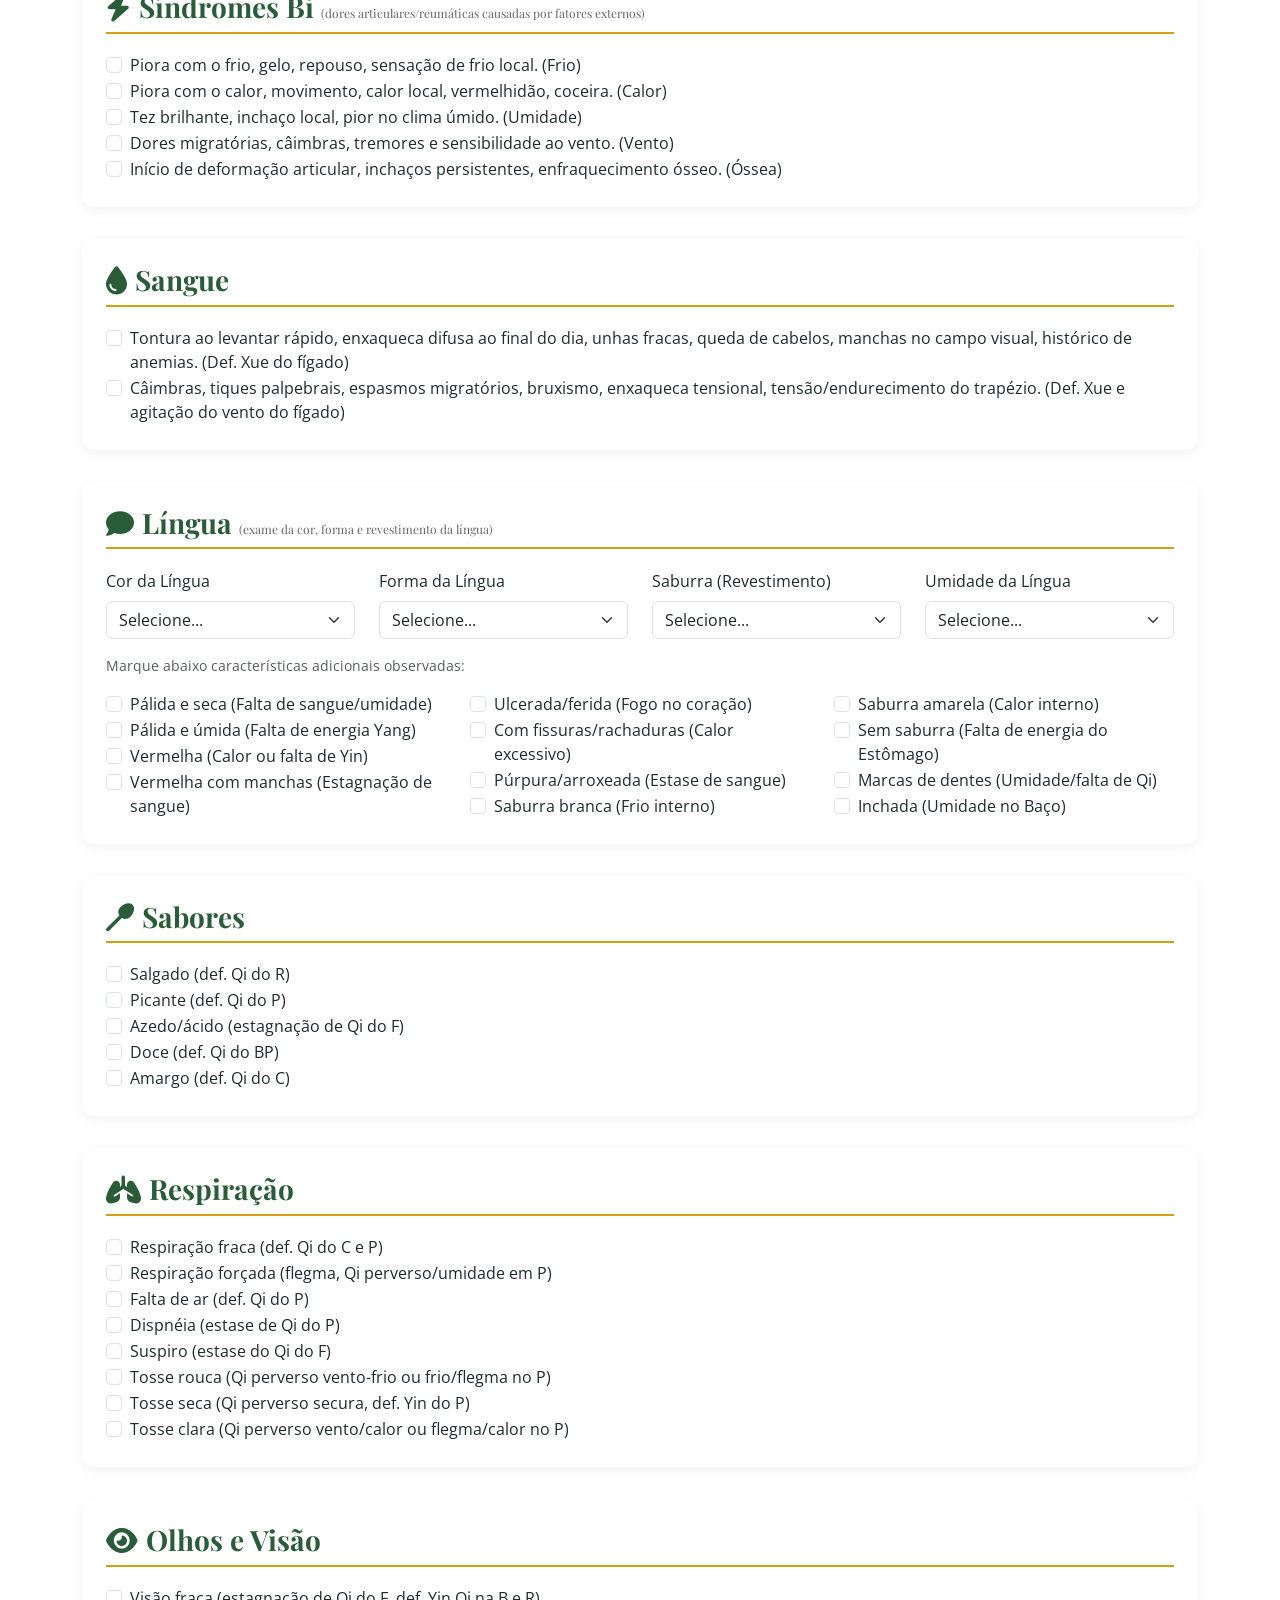
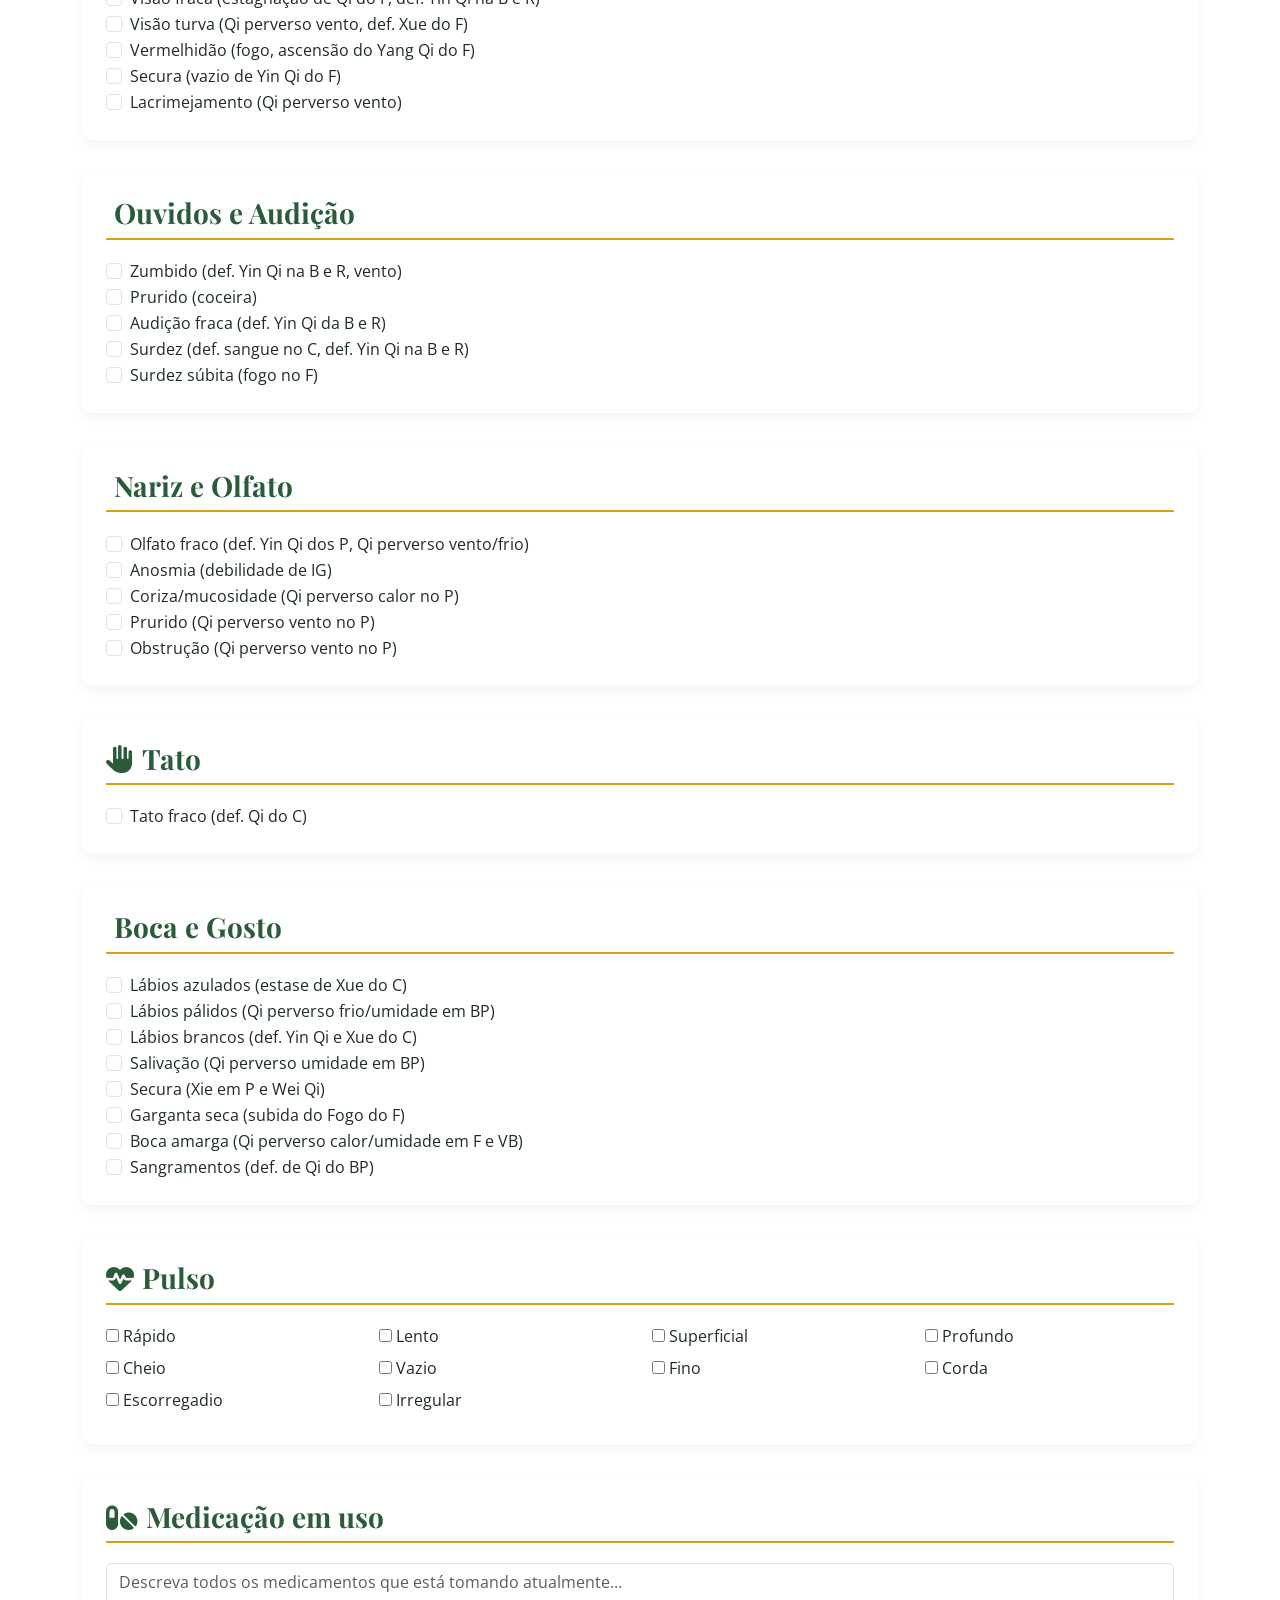
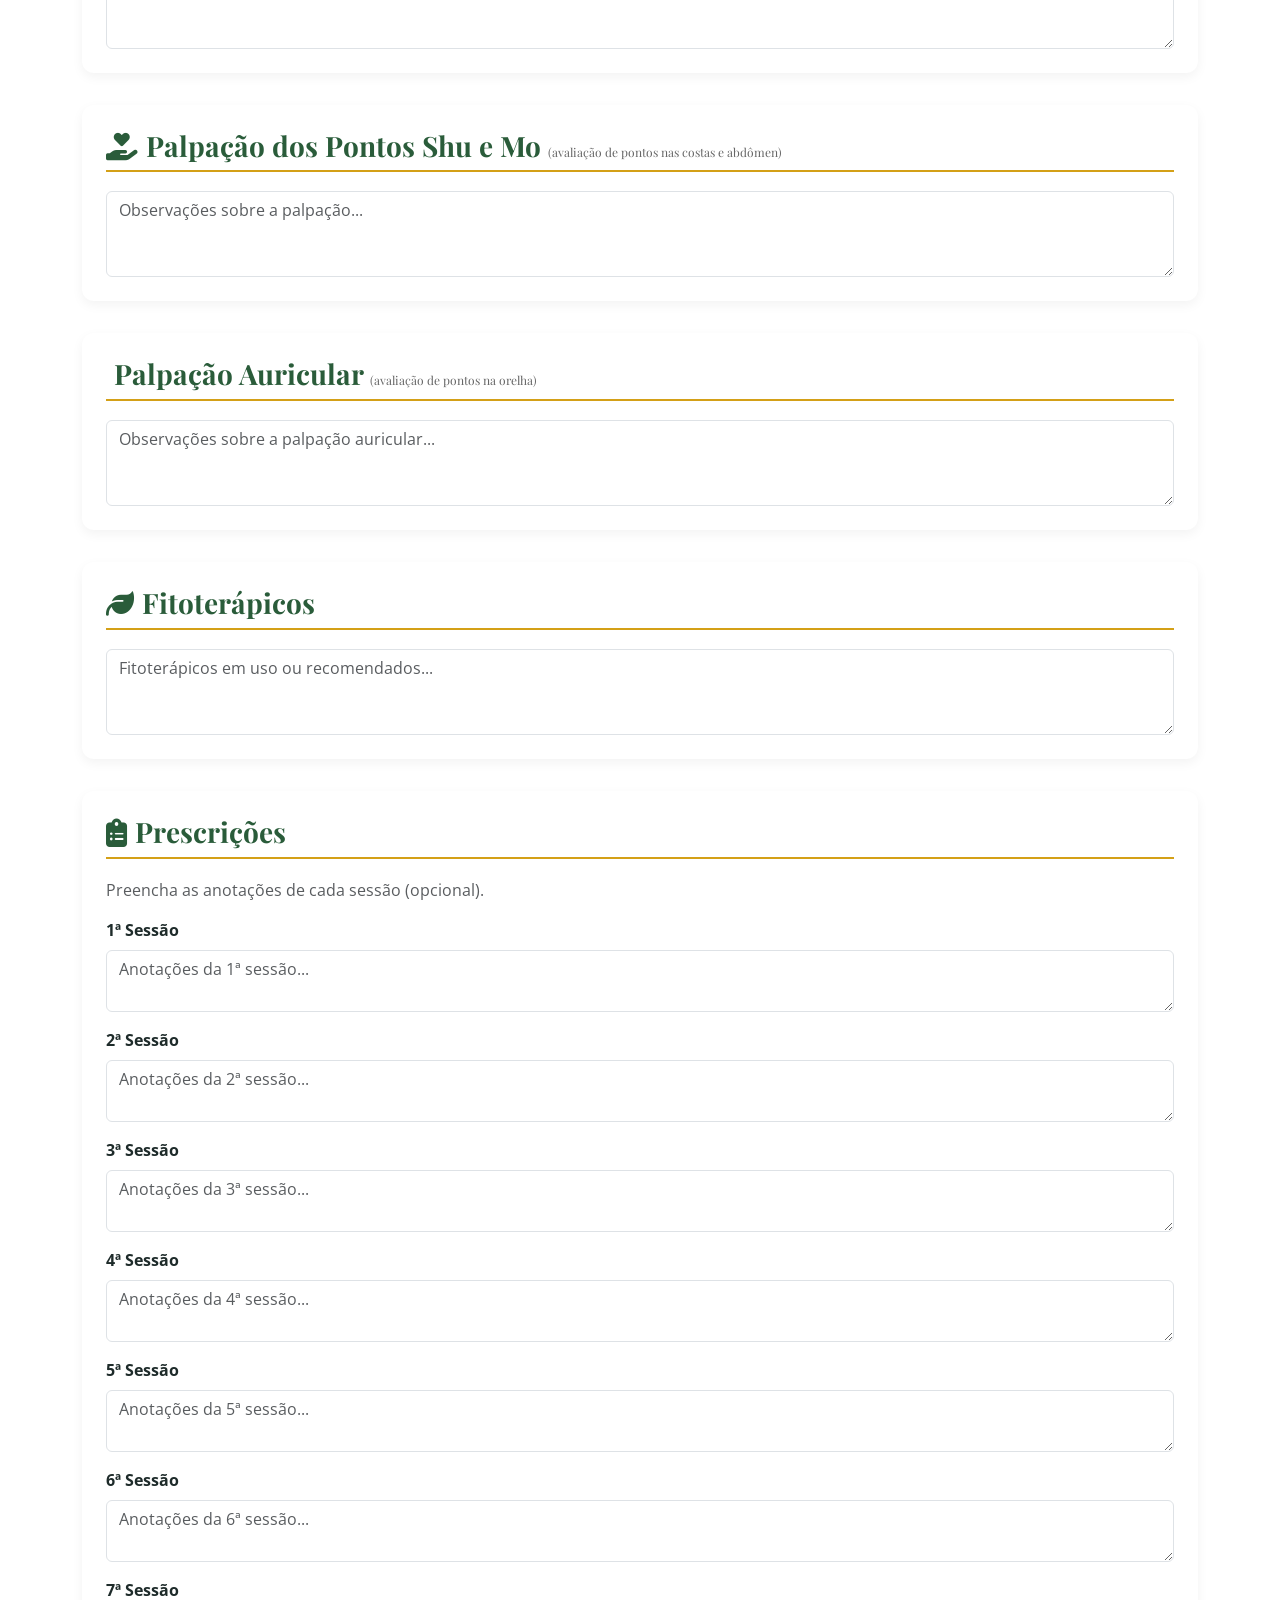
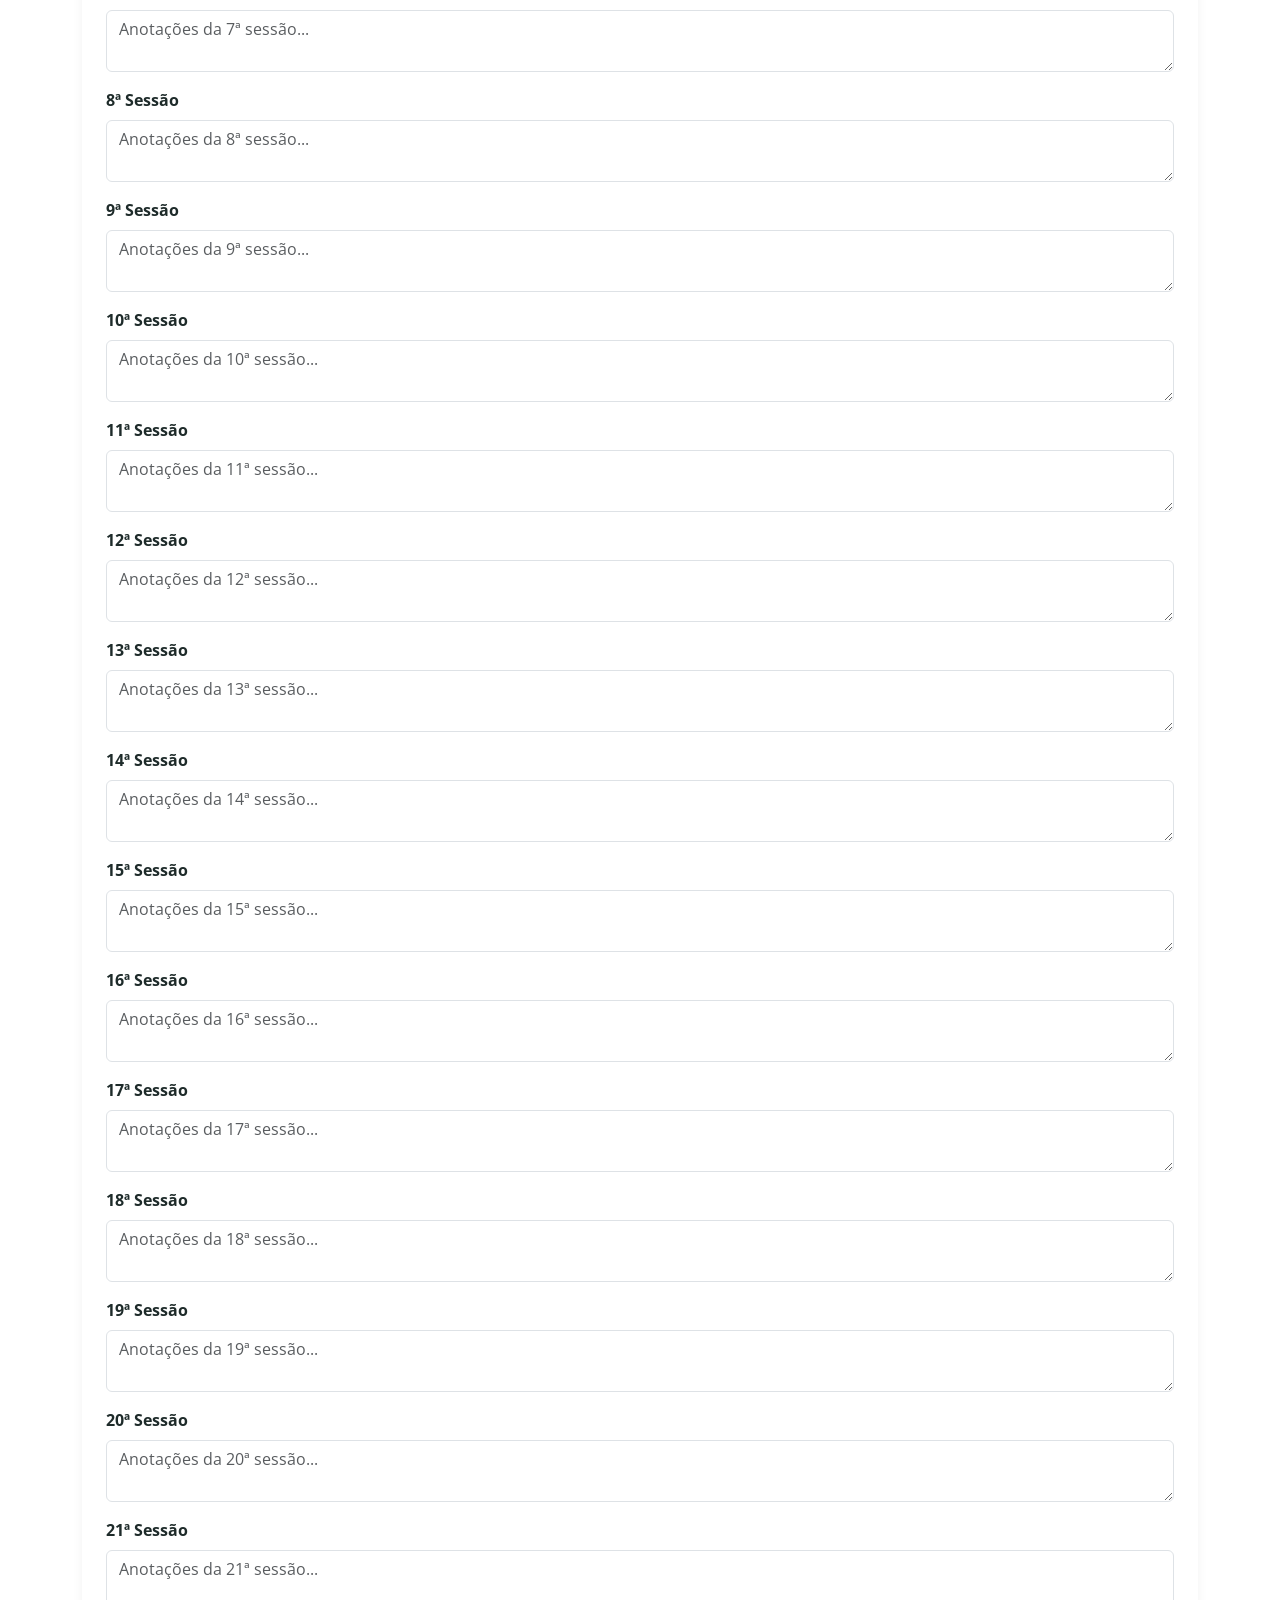
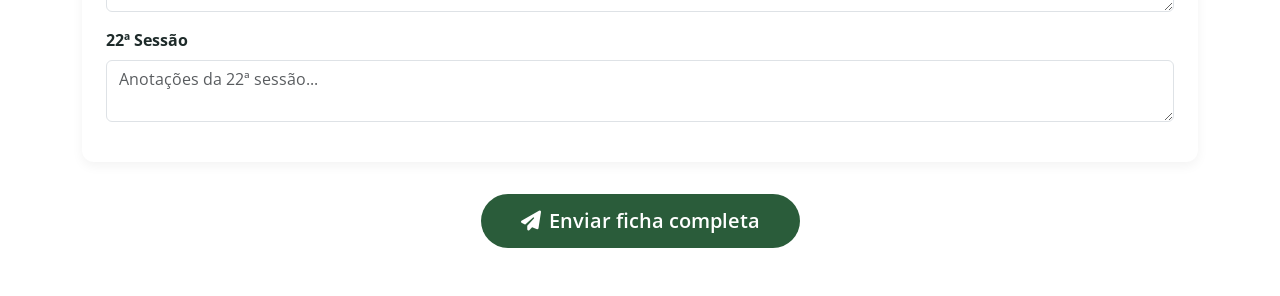
<file: anamnese.html>
<!DOCTYPE html>
<html lang="pt-BR">
<head>
  <meta charset="UTF-8">
  <meta name="viewport" content="width=device-width, initial-scale=1.0">
  <title>Ficha de Anamnese – Instituto Lian Huan | Medicina Tradicional Chinesa</title>
  <meta name="description" content="Preencha a ficha de anamnese do Instituto Lian Huan para uma avaliação completa em Medicina Tradicional Chinesa. Agende sua consulta em Caruaru.">
  <meta name="robots" content="index, follow">
  
  <link rel="canonical" href="https://lian-huan-landing.netlify.app/anamnese.html">
  
  <!-- FAVICON -->
  <link rel="icon" type="image/x-icon" href="/logo.ico">
  <link rel="shortcut icon" type="image/x-icon" href="/logo.ico">
  
  <meta property="og:title" content="Ficha de Anamnese – Instituto Lian Huan">
  <meta property="og:description" content="Preencha sua ficha de anamnese para uma avaliação completa em Medicina Tradicional Chinesa.">
  <meta property="og:image" content="https://lian-huan-landing.netlify.app/logo.png">
  <meta property="og:url" content="https://lian-huan-landing.netlify.app/anamnese.html">
  <meta property="og:type" content="website">

  <link href="https://cdn.jsdelivr.net/npm/bootstrap@5.3.0/dist/css/bootstrap.min.css" rel="stylesheet">
  <link rel="stylesheet" href="https://cdnjs.cloudflare.com/ajax/libs/font-awesome/6.4.0/css/all.min.css">
  <link href="https://fonts.googleapis.com/css2?family=Playfair+Display:wght@400;700&family=Open+Sans:wght@300;400;600;700&display=swap" rel="stylesheet">
  <link rel="stylesheet" href="style.css">
  
  <style>
    .anamnese-section {
      background: #fff;
      border-radius: 12px;
      padding: 1.5rem;
      margin-bottom: 2rem;
      box-shadow: 0 4px 12px rgba(0,0,0,0.05);
    }
    .anamnese-section h3 {
      color: var(--primary);
      font-family: var(--font-heading);
      border-bottom: 2px solid var(--secondary);
      padding-bottom: 0.5rem;
      margin-bottom: 1.2rem;
    }
    .btn-enviar {
      background: var(--primary);
      border: none;
      padding: 12px 40px;
      font-weight: 600;
      border-radius: 50px;
      transition: 0.3s;
    }
    .btn-enviar:hover {
      background: #1f4a2d;
      transform: scale(1.02);
    }
    .is-invalid {
      border-color: #dc3545 !important;
    }
    .invalid-feedback {
      display: none;
      font-size: 0.875rem;
      color: #dc3545;
    }
    .is-invalid ~ .invalid-feedback {
      display: block;
    }
    #sangue-apetite-container {
      display: none;
    }
  </style>
</head>
<body>

  <div class="container py-5">
    <div class="text-center mb-4">
      <img src="logo.png" alt="Logo do Instituto Lian Huan - Ficha de Anamnese" loading="lazy" style="max-height:80px;" width="80" height="auto">
      <h1 class="section-title mt-3">Ficha de Anamnese</h1>
      <p class="text-muted">Preencha com atenção. Todos os dados são confidenciais.</p>
    </div>

    <form name="anamnese-form" netlify action="/obrigado-anamnese.html" method="POST">
      <input type="hidden" name="form-name" value="anamnese-form">

      <!-- ===== DADOS PESSOAIS ===== -->
      <div class="anamnese-section">
        <h3><i class="fas fa-user me-2"></i>Dados Pessoais</h3>
        <div class="row">
          <div class="col-md-6 mb-3">
            <label class="form-label">Nome completo *</label>
            <input type="text" name="nome_completo" class="form-control" required>
          </div>
          <div class="col-md-6 mb-3">
            <label class="form-label">Data de nascimento</label>
            <input type="date" name="data_nasc" class="form-control">
          </div>
          <div class="col-md-6 mb-3">
            <label class="form-label">Sexo (Biológico) *</label>
            <select name="sexo" id="sexo" class="form-select" required>
              <option value="">Selecione...</option>
              <option value="Masculino">Masculino</option>
              <option value="Feminino">Feminino</option>
            </select>
          </div>
          <div class="col-md-6 mb-3">
            <label class="form-label">Telefone *</label>
            <input type="tel" name="telefone" class="form-control" required>
          </div>
          <div class="col-md-6 mb-3">
            <label class="form-label">E-mail</label>
            <input type="email" name="email_anamnese" class="form-control">
          </div>
          <div class="col-md-6 mb-3">
            <label class="form-label">Profissão</label>
            <input type="text" name="profissao" class="form-control">
          </div>
          <div class="col-md-6 mb-3">
            <label class="form-label">CPF</label>
            <input type="text" name="cpf" id="cpf" class="form-control" placeholder="000.000.000-00" onblur="validarCPFCampo(this)">
            <div class="invalid-feedback">CPF inválido. Verifique os números.</div>
          </div>
        </div>

        <!-- Endereço -->
        <div class="row">
          <div class="col-md-4 mb-3">
            <label class="form-label">País</label>
            <select name="pais" class="form-select" id="pais">
              <option value="Brasil" selected>Brasil</option>
              <option value="Estados Unidos">Estados Unidos</option>
              <option value="Portugal">Portugal</option>
              <option value="Alemanha">Alemanha</option>
              <option value="França">França</option>
              <option value="Itália">Itália</option>
            </select>
          </div>
          <div class="col-md-4 mb-3">
            <label class="form-label">CEP</label>
            <input type="text" name="cep" id="cep" class="form-control" placeholder="00000-000" onblur="buscarCEP(this.value)">
          </div>
          <div class="col-md-4 mb-3">
            <label class="form-label">Estado</label>
            <select name="estado" id="estado" class="form-select">
              <option value="">Selecione</option>
              <option value="AC">AC</option><option value="AL">AL</option><option value="AP">AP</option>
              <option value="AM">AM</option><option value="BA">BA</option><option value="CE">CE</option>
              <option value="DF">DF</option><option value="ES">ES</option><option value="GO">GO</option>
              <option value="MA">MA</option><option value="MT">MT</option><option value="MS">MS</option>
              <option value="MG">MG</option><option value="PA">PA</option><option value="PB">PB</option>
              <option value="PR">PR</option><option value="PE">PE</option><option value="PI">PI</option>
              <option value="RJ">RJ</option><option value="RN">RN</option><option value="RS">RS</option>
              <option value="RO">RO</option><option value="RR">RR</option><option value="SC">SC</option>
              <option value="SP">SP</option><option value="SE">SE</option><option value="TO">TO</option>
            </select>
          </div>
          <div class="col-md-6 mb-3">
            <label class="form-label">Cidade</label>
            <input type="text" name="cidade" id="cidade" class="form-control">
          </div>
          <div class="col-md-6 mb-3">
            <label class="form-label">Bairro</label>
            <input type="text" name="bairro" id="bairro" class="form-control">
          </div>
          <div class="col-md-6 mb-3">
            <label class="form-label">Rua</label>
            <input type="text" name="rua" id="rua" class="form-control">
          </div>
          <div class="col-md-3 mb-3">
            <label class="form-label">Número</label>
            <input type="text" name="numero" class="form-control" placeholder="Nº">
          </div>
          <div class="col-md-3 mb-3">
            <label class="form-label">Complemento</label>
            <input type="text" name="complemento" class="form-control" placeholder="Apto, Bloco...">
          </div>
        </div>

        <div class="mb-3">
          <label class="form-label">Queixa Principal *</label>
          <textarea name="queixa_principal" rows="3" class="form-control" required></textarea>
        </div>
        <div class="mb-3">
          <label class="form-label">Histórico da queixa</label>
          <textarea name="historico" rows="4" class="form-control"></textarea>
        </div>
      </div>

      <!-- ====== TEMPERATURA ====== -->
      <div class="anamnese-section">
        <h3><i class="fas fa-thermometer-half me-2"></i>Temperatura Corporal</h3>
        <div class="form-check"><input class="form-check-input" type="checkbox" name="temp_friorento" value="sim"><label class="form-check-label">Indivíduo friorento, frio nas mãos/pés, abdômen, lombar ou pernas. Dorme agasalhado e encolhido. (Def. Yang dos rins)</label></div>
        <div class="form-check"><input class="form-check-input" type="checkbox" name="temp_calorento" value="sim"><label class="form-check-label">Indivíduo calorento, mãos/pés quentes, transpira muito, descobre ao dormir. (Def. Yin dos rins)</label></div>
        <div class="form-check"><input class="form-check-input" type="checkbox" name="temp_misto" value="sim"><label class="form-check-label">Misto: mãos quentes e pés frios, ou o contrário. (Estagnação Qi do fígado)</label></div>
      </div>

      <!-- ====== EMOÇÕES ====== -->
      <div class="anamnese-section">
        <h3><i class="fas fa-heart me-2"></i>Emoções</h3>
        <div class="form-check"><input class="form-check-input" type="checkbox" name="emo_ansiedade" value="sim"><label class="form-check-label">Ansiedade, alegria excessiva, euforia. (Def. Yin/Xue, calor, mucosidade no coração)</label></div>
        <div class="form-check"><input class="form-check-input" type="checkbox" name="emo_raiva" value="sim"><label class="form-check-label">Raiva, irritação, frustração, ódio. (Estagnação Qi do fígado)</label></div>
        <div class="form-check"><input class="form-check-input" type="checkbox" name="emo_tristeza" value="sim"><label class="form-check-label">Tristeza, mágoa, pesar. (Def. Qi do pulmão e/ou coração)</label></div>
        <div class="form-check"><input class="form-check-input" type="checkbox" name="emo_preocupacao" value="sim"><label class="form-check-label">Excesso de pensamentos, preocupação, pensamentos repetitivos. (Def. do baço)</label></div>
        <div class="form-check"><input class="form-check-input" type="checkbox" name="emo_medo" value="sim"><label class="form-check-label">Medo, pavor, pânico, susto. (Def. dos rins)</label></div>
      </div>

      <!-- ====== SONO ====== -->
      <div class="anamnese-section">
        <h3><i class="fas fa-moon me-2"></i>Sono</h3>
        <div class="form-check"><input class="form-check-input" type="checkbox" name="sono_insonia" value="sim"><label class="form-check-label">Insônia. (Def. Yin/Xue do coração/fígado, calor, retenção de alimentos)</label></div>
        <div class="form-check"><input class="form-check-input" type="checkbox" name="sono_delirio" value="sim"><label class="form-check-label">Delírio. (Fogo no coração)</label></div>
        <div class="form-check"><input class="form-check-input" type="checkbox" name="sono_sonhos" value="sim"><label class="form-check-label">Excesso de sonhos e pesadelos. (Def. Yin/Xue do coração/fígado, calor)</label></div>
        <div class="form-check"><input class="form-check-input" type="checkbox" name="sono_sonolencia" value="sim"><label class="form-check-label">Sonolência. (Def. Qi/Yang do baço e rins)</label></div>
      </div>

      <!-- ====== SEDE ====== -->
      <div class="anamnese-section">
        <h3><i class="fas fa-tint me-2"></i>Sede</h3>
        <div class="form-check"><input class="form-check-input" type="checkbox" name="sede_pouca" value="sim"><label class="form-check-label">Pouca sede. (Def. Yang ou umidade/frio no baço)</label></div>
        <div class="form-check"><input class="form-check-input" type="checkbox" name="sede_muita" value="sim"><label class="form-check-label">Muita sede. (Calor nos 3 aquecedores e/ou def. Yin)</label></div>
      </div>

      <!-- ====== DIGESTÃO ====== -->
      <div class="anamnese-section">
        <h3><i class="fas fa-utensils me-2"></i>Digestão</h3>
        <div class="form-check"><input class="form-check-input" type="checkbox" name="dig_diarreia_matinal" value="sim"><label class="form-check-label">Diarréia matinal crônica com alimentos não digeridos. (Def. Yang do baço e rins)</label></div>
        <div class="form-check"><input class="form-check-input" type="checkbox" name="dig_gases_sem_emocional" value="sim"><label class="form-check-label">Muitos gases, pouco apetite, distensão, evacuações alternando uniformes/soltas (sem componente emocional). (Def. Qi do baço)</label></div>
        <div class="form-check"><input class="form-check-input" type="checkbox" name="dig_gases_com_emocional" value="sim"><label class="form-check-label">Muitos gases, pouco apetite, distensão, evacuações alternando uniformes/soltas (com aspectos emocionais). (Estagnação Qi do fígado)</label></div>
        <div class="form-check"><input class="form-check-input" type="checkbox" name="dig_azia" value="sim"><label class="form-check-label">Azia, aftas, queimação, boca/lábios secos. (Def. Yin do estômago)</label></div>
        <div class="form-check"><input class="form-check-input" type="checkbox" name="dig_dor_fria" value="sim"><label class="form-check-label">Dor e frio no epigástrio, melhora com calor, ausência de sede, vômito de líquidos claros, ruídos. (Retenção de líquidos no Estômago por frio)</label></div>
        <div class="form-check"><input class="form-check-input" type="checkbox" name="dig_arrotos" value="sim"><label class="form-check-label">Arrotos de mau cheiro, regurgitações ácidas, fezes com mau cheiro. (Retenção de alimentos no estômago)</label></div>
        <div class="form-check"><input class="form-check-input" type="checkbox" name="dig_dor_ardente" value="sim"><label class="form-check-label">Dor ardente no epigástrio, vômitos de líquidos azedos (refluxo), dor/inchaço/sangramento gengivas, mau hálito, enxaqueca frontal. (Fogo no estômago)</label></div>
        <div class="form-check"><input class="form-check-input" type="checkbox" name="dig_dor_facada" value="sim"><label class="form-check-label">Dor aguda com sensação de facada, irradiação dorsal, piora com pressão/alimentação, perda de peso, tez escura, hematêmese. (Estagnação de sangue no estômago)</label></div>
      </div>

      <!-- ====== URINA ====== -->
      <div class="anamnese-section">
        <h3><i class="fas fa-toilet me-2"></i>Urina</h3>
        <div class="form-check"><input class="form-check-input" type="checkbox" name="urina_turva" value="sim"><label class="form-check-label">Urina turva/escurecendo, muita espuma, urina muitas vezes. (Umidade/frio no baço e def. Yang dos rins)</label></div>
        <div class="form-check"><input class="form-check-input" type="checkbox" name="urina_escura" value="sim"><label class="form-check-label">Urina escura, escassa, hematúria, cálculos, urgência, dor/ardência. (Umidade/calor na bexiga e calor cheio no intestino delgado)</label></div>
        <div class="form-check"><input class="form-check-input" type="checkbox" name="urina_profusa" value="sim"><label class="form-check-label">Urina profusa, clara, polaciúria, incontinência, oligúria, edema, muita espuma, gotejamento. (Def. Yang dos rins)</label></div>
      </div>

      <!-- ====== INTESTINOS ====== -->
      <div class="anamnese-section">
        <h3><i class="fas fa-poo me-2"></i>Intestinos</h3>
        <div class="form-check"><input class="form-check-input" type="checkbox" name="int_ressecadas" value="sim"><label class="form-check-label">Evacuações ressecadas do princípio ao fim, escassas. (Def. Xue do fígado, def. Yin dos rins, calor nos intestinos)</label></div>
        <div class="form-check"><input class="form-check-input" type="checkbox" name="int_pastosas" value="sim"><label class="form-check-label">Evacuações com fezes pastosas/líquidas. (Def. baço/umidade)</label></div>
        <div class="form-check"><input class="form-check-input" type="checkbox" name="int_tampao" value="sim"><label class="form-check-label">Fezes com tampão ressecado e logo em seguida pastosa. (Def. baço)</label></div>
        <div class="form-check"><input class="form-check-input" type="checkbox" name="int_muco" value="sim"><label class="form-check-label">Fezes com muco. (Umidade nos intestinos)</label></div>
        <div class="form-check"><input class="form-check-input" type="checkbox" name="int_ardencia" value="sim"><label class="form-check-label">Ardência ao evacuar e odor forte. (Calor nos intestinos)</label></div>
      </div>

      <!-- ====== MENSTRUAÇÃO (condicional) ====== -->
      <div id="menstruacao-section" class="anamnese-section" style="display: none;">
        <h3><i class="fas fa-venus me-2"></i>Menstruação</h3>
        <div class="form-check"><input class="form-check-input" type="checkbox" name="men_adianta" value="sim"><label class="form-check-label">Ciclo adianta 7 a 10 dias. (Def. baço, calor)</label></div>
        <div class="form-check"><input class="form-check-input" type="checkbox" name="men_atrasa" value="sim"><label class="form-check-label">Ciclo atrasa 7 a 10 dias. (Estagnação Qi/Xue do fígado, def. baço)</label></div>
        <div class="form-check"><input class="form-check-input" type="checkbox" name="men_irregular" value="sim"><label class="form-check-label">Ciclo irregular (atrasa ou adianta). (Estagnação Qi do fígado, def. baço/rim)</label></div>
        <div class="form-check"><input class="form-check-input" type="checkbox" name="men_tpm_distensao" value="sim"><label class="form-check-label">TPM com distensão abdominal, displasia mamária, irritabilidade, amenorréia, dismenorréia. (Estagnação Qi do fígado)</label></div>
        <div class="form-check"><input class="form-check-input" type="checkbox" name="men_tpm_coagulos" value="sim"><label class="form-check-label">TPM com dismenorréia, sangramento escuro, coágulos, fisgadas no ovário no período ovulatório. (Estagnação Xue do fígado)</label></div>
        <div id="sangue-apetite-container">
          <div class="form-check">
            <input class="form-check-input" type="checkbox" name="sangue_apetite" value="sim">
            <label class="form-check-label">Aumento do apetite no período menstrual, parto cesárea, fraqueza no período/pós-menstruação, cirurgias. (Def. Xue do fígado)</label>
          </div>
        </div>
      </div>

      <!-- ====== CORRIMENTOS (condicional) ====== -->
      <div id="corrimentos-section" class="anamnese-section" style="display: none;">
        <h3><i class="fas fa-tint me-2"></i>Corrimentos</h3>
        <div class="form-check"><input class="form-check-input" type="checkbox" name="corr_branco" value="sim"><label class="form-check-label">Corrimento branco, transparente ou abundante. (Umidade, def. Yang do baço)</label></div>
        <div class="form-check"><input class="form-check-input" type="checkbox" name="corr_amarelo" value="sim"><label class="form-check-label">Corrimento amarelo, viscoso, malcheiroso, prurido. (Umidade/calor no F e VB)</label></div>
        <div class="form-check"><input class="form-check-input" type="checkbox" name="corr_vermelho" value="sim"><label class="form-check-label">Corrimento vermelho, ininterrupto, leve odor. (Calor/umidade no fígado e vesícula biliar)</label></div>
        <div class="form-check"><input class="form-check-input" type="checkbox" name="corr_escuro" value="sim"><label class="form-check-label">Corrimento escuro, sensação de frio na barriga e dor lombar. (Def. Yang do baço)</label></div>
      </div>

      <!-- ====== SÍNDROMES BI ====== -->
      <div class="anamnese-section">
        <h3><i class="fas fa-bolt me-2"></i>Síndromes Bi <span style="font-size:12px;font-weight:400;color:#666;">(dores articulares/reumáticas causadas por fatores externos)</span></h3>
        <div class="form-check"><input class="form-check-input" type="checkbox" name="bi_frio" value="sim"><label class="form-check-label">Piora com o frio, gelo, repouso, sensação de frio local. (Frio)</label></div>
        <div class="form-check"><input class="form-check-input" type="checkbox" name="bi_calor" value="sim"><label class="form-check-label">Piora com o calor, movimento, calor local, vermelhidão, coceira. (Calor)</label></div>
        <div class="form-check"><input class="form-check-input" type="checkbox" name="bi_umidade" value="sim"><label class="form-check-label">Tez brilhante, inchaço local, pior no clima úmido. (Umidade)</label></div>
        <div class="form-check"><input class="form-check-input" type="checkbox" name="bi_vento" value="sim"><label class="form-check-label">Dores migratórias, câimbras, tremores e sensibilidade ao vento. (Vento)</label></div>
        <div class="form-check"><input class="form-check-input" type="checkbox" name="bi_ossea" value="sim"><label class="form-check-label">Início de deformação articular, inchaços persistentes, enfraquecimento ósseo. (Óssea)</label></div>
      </div>

      <!-- ====== SANGUE ====== -->
      <div class="anamnese-section">
        <h3><i class="fas fa-droplet me-2"></i>Sangue</h3>
        <div class="form-check"><input class="form-check-input" type="checkbox" name="sangue_tontura" value="sim"><label class="form-check-label">Tontura ao levantar rápido, enxaqueca difusa ao final do dia, unhas fracas, queda de cabelos, manchas no campo visual, histórico de anemias. (Def. Xue do fígado)</label></div>
        <div class="form-check"><input class="form-check-input" type="checkbox" name="sangue_caimbras" value="sim"><label class="form-check-label">Câimbras, tiques palpebrais, espasmos migratórios, bruxismo, enxaqueca tensional, tensão/endurecimento do trapézio. (Def. Xue e agitação do vento do fígado)</label></div>
      </div>

      <!-- ====== LÍNGUA ====== -->
      <div class="anamnese-section">
        <h3><i class="fas fa-comment me-2"></i>Língua <span style="font-size:12px;font-weight:400;color:#666;">(exame da cor, forma e revestimento da língua)</span></h3>
        <div class="row">
          <div class="col-md-3 mb-2">
            <label class="form-label">Cor da Língua</label>
            <select name="lingua_cor" class="form-select">
              <option value="">Selecione...</option>
              <option value="Normal">Normal (Rosada/saudável)</option>
              <option value="Pálida">Pálida (Branca/fraca)</option>
              <option value="Vermelha">Vermelha (Inflamação/calor)</option>
              <option value="Vermelha escura">Vermelha escura (Calor intenso)</option>
              <option value="Púrpura">Púrpura (Estagnação de sangue)</option>
            </select>
          </div>
          <div class="col-md-3 mb-2">
            <label class="form-label">Forma da Língua</label>
            <select name="lingua_forma" class="form-select">
              <option value="">Selecione...</option>
              <option value="Normal">Normal</option>
              <option value="Rachadura">Com rachaduras (Fissuras)</option>
              <option value="Desviada">Desviada (Para um lado)</option>
              <option value="Longa">Longa (Alongada)</option>
              <option value="Curta">Curta (Recolhida)</option>
              <option value="Trêmula">Trêmula (Tremedeira)</option>
              <option value="Marcas de dentes">Marcas de dentes nas bordas</option>
              <option value="Inchada">Inchada (Edemaciada)</option>
              <option value="Fina">Fina (Magra)</option>
            </select>
          </div>
          <div class="col-md-3 mb-2">
            <label class="form-label">Saburra (Revestimento)</label>
            <select name="lingua_saburra" class="form-select">
              <option value="">Selecione...</option>
              <option value="Espessa">Espessa</option>
              <option value="Muito espessa">Muito espessa</option>
              <option value="Pegajosa">Pegajosa</option>
              <option value="Branca">Branca</option>
              <option value="Amarela">Amarela</option>
              <option value="Preta">Preta</option>
            </select>
          </div>
          <div class="col-md-3 mb-2">
            <label class="form-label">Umidade da Língua</label>
            <select name="lingua_umidade" class="form-select">
              <option value="">Selecione...</option>
              <option value="Muito úmida">Muito úmida</option>
              <option value="Pegajosa">Pegajosa (Viscosa)</option>
              <option value="Seca">Seca</option>
            </select>
          </div>
        </div>
        <p class="text-muted small mt-2">Marque abaixo características adicionais observadas:</p>
        <div class="row">
          <div class="col-md-4">
            <div class="form-check"><input class="form-check-input" type="checkbox" name="lingua_palida_seca" value="sim"><label class="form-check-label">Pálida e seca (Falta de sangue/umidade)</label></div>
            <div class="form-check"><input class="form-check-input" type="checkbox" name="lingua_palida_umida" value="sim"><label class="form-check-label">Pálida e úmida (Falta de energia Yang)</label></div>
            <div class="form-check"><input class="form-check-input" type="checkbox" name="lingua_vermelha" value="sim"><label class="form-check-label">Vermelha (Calor ou falta de Yin)</label></div>
            <div class="form-check"><input class="form-check-input" type="checkbox" name="lingua_vermelha_areas" value="sim"><label class="form-check-label">Vermelha com manchas (Estagnação de sangue)</label></div>
          </div>
          <div class="col-md-4">
            <div class="form-check"><input class="form-check-input" type="checkbox" name="lingua_ulcerada" value="sim"><label class="form-check-label">Ulcerada/ferida (Fogo no coração)</label></div>
            <div class="form-check"><input class="form-check-input" type="checkbox" name="lingua_fissuras" value="sim"><label class="form-check-label">Com fissuras/rachaduras (Calor excessivo)</label></div>
            <div class="form-check"><input class="form-check-input" type="checkbox" name="lingua_purpura" value="sim"><label class="form-check-label">Púrpura/arroxeada (Estase de sangue)</label></div>
            <div class="form-check"><input class="form-check-input" type="checkbox" name="lingua_saburra_branca" value="sim"><label class="form-check-label">Saburra branca (Frio interno)</label></div>
          </div>
          <div class="col-md-4">
            <div class="form-check"><input class="form-check-input" type="checkbox" name="lingua_saburra_amarela" value="sim"><label class="form-check-label">Saburra amarela (Calor interno)</label></div>
            <div class="form-check"><input class="form-check-input" type="checkbox" name="lingua_sem_saburra" value="sim"><label class="form-check-label">Sem saburra (Falta de energia do Estômago)</label></div>
            <div class="form-check"><input class="form-check-input" type="checkbox" name="lingua_denteada" value="sim"><label class="form-check-label">Marcas de dentes (Umidade/falta de Qi)</label></div>
            <div class="form-check"><input class="form-check-input" type="checkbox" name="lingua_inchada" value="sim"><label class="form-check-label">Inchada (Umidade no Baço)</label></div>
          </div>
        </div>
      </div>

      <!-- ====== SABORES ====== -->
      <div class="anamnese-section">
        <h3><i class="fas fa-utensil-spoon me-2"></i>Sabores</h3>
        <div class="form-check"><input class="form-check-input" type="checkbox" name="sabor_salgado" value="sim"><label class="form-check-label">Salgado (def. Qi do R)</label></div>
        <div class="form-check"><input class="form-check-input" type="checkbox" name="sabor_picante" value="sim"><label class="form-check-label">Picante (def. Qi do P)</label></div>
        <div class="form-check"><input class="form-check-input" type="checkbox" name="sabor_azedo" value="sim"><label class="form-check-label">Azedo/ácido (estagnação de Qi do F)</label></div>
        <div class="form-check"><input class="form-check-input" type="checkbox" name="sabor_doce" value="sim"><label class="form-check-label">Doce (def. Qi do BP)</label></div>
        <div class="form-check"><input class="form-check-input" type="checkbox" name="sabor_amargo" value="sim"><label class="form-check-label">Amargo (def. Qi do C)</label></div>
      </div>

      <!-- ====== RESPIRAÇÃO ====== -->
      <div class="anamnese-section">
        <h3><i class="fas fa-lungs me-2"></i>Respiração</h3>
        <div class="form-check"><input class="form-check-input" type="checkbox" name="resp_fraca" value="sim"><label class="form-check-label">Respiração fraca (def. Qi do C e P)</label></div>
        <div class="form-check"><input class="form-check-input" type="checkbox" name="resp_forcada" value="sim"><label class="form-check-label">Respiração forçada (flegma, Qi perverso/umidade em P)</label></div>
        <div class="form-check"><input class="form-check-input" type="checkbox" name="resp_falta_ar" value="sim"><label class="form-check-label">Falta de ar (def. Qi do P)</label></div>
        <div class="form-check"><input class="form-check-input" type="checkbox" name="resp_dispneia" value="sim"><label class="form-check-label">Dispnéia (estase de Qi do P)</label></div>
        <div class="form-check"><input class="form-check-input" type="checkbox" name="resp_suspiro" value="sim"><label class="form-check-label">Suspiro (estase do Qi do F)</label></div>
        <div class="form-check"><input class="form-check-input" type="checkbox" name="resp_tosse_rouca" value="sim"><label class="form-check-label">Tosse rouca (Qi perverso vento-frio ou frio/flegma no P)</label></div>
        <div class="form-check"><input class="form-check-input" type="checkbox" name="resp_tosse_seca" value="sim"><label class="form-check-label">Tosse seca (Qi perverso secura, def. Yin do P)</label></div>
        <div class="form-check"><input class="form-check-input" type="checkbox" name="resp_tosse_clara" value="sim"><label class="form-check-label">Tosse clara (Qi perverso vento/calor ou flegma/calor no P)</label></div>
      </div>

      <!-- ====== OLHOS E VISÃO ====== -->
      <div class="anamnese-section">
        <h3><i class="fas fa-eye me-2"></i>Olhos e Visão</h3>
        <div class="form-check"><input class="form-check-input" type="checkbox" name="olhos_fraca" value="sim"><label class="form-check-label">Visão fraca (estagnação de Qi do F, def. Yin Qi na B e R)</label></div>
        <div class="form-check"><input class="form-check-input" type="checkbox" name="olhos_turva" value="sim"><label class="form-check-label">Visão turva (Qi perverso vento, def. Xue do F)</label></div>
        <div class="form-check"><input class="form-check-input" type="checkbox" name="olhos_vermelhidão" value="sim"><label class="form-check-label">Vermelhidão (fogo, ascensão do Yang Qi do F)</label></div>
        <div class="form-check"><input class="form-check-input" type="checkbox" name="olhos_secura" value="sim"><label class="form-check-label">Secura (vazio de Yin Qi do F)</label></div>
        <div class="form-check"><input class="form-check-input" type="checkbox" name="olhos_lacrimejamento" value="sim"><label class="form-check-label">Lacrimejamento (Qi perverso vento)</label></div>
      </div>

      <!-- ====== OUVIDOS ====== -->
      <div class="anamnese-section">
        <h3><i class="fas fa-ear me-2"></i>Ouvidos e Audição</h3>
        <div class="form-check"><input class="form-check-input" type="checkbox" name="ouv_zumbido" value="sim"><label class="form-check-label">Zumbido (def. Yin Qi na B e R, vento)</label></div>
        <div class="form-check"><input class="form-check-input" type="checkbox" name="ouv_prurido" value="sim"><label class="form-check-label">Prurido (coceira)</label></div>
        <div class="form-check"><input class="form-check-input" type="checkbox" name="ouv_fraca" value="sim"><label class="form-check-label">Audição fraca (def. Yin Qi da B e R)</label></div>
        <div class="form-check"><input class="form-check-input" type="checkbox" name="ouv_surdez" value="sim"><label class="form-check-label">Surdez (def. sangue no C, def. Yin Qi na B e R)</label></div>
        <div class="form-check"><input class="form-check-input" type="checkbox" name="ouv_surdez_subita" value="sim"><label class="form-check-label">Surdez súbita (fogo no F)</label></div>
      </div>

      <!-- ====== NARIZ ====== -->
      <div class="anamnese-section">
        <h3><i class="fas fa-nose me-2"></i>Nariz e Olfato</h3>
        <div class="form-check"><input class="form-check-input" type="checkbox" name="nariz_fraco" value="sim"><label class="form-check-label">Olfato fraco (def. Yin Qi dos P, Qi perverso vento/frio)</label></div>
        <div class="form-check"><input class="form-check-input" type="checkbox" name="nariz_anosmia" value="sim"><label class="form-check-label">Anosmia (debilidade de IG)</label></div>
        <div class="form-check"><input class="form-check-input" type="checkbox" name="nariz_coriza" value="sim"><label class="form-check-label">Coriza/mucosidade (Qi perverso calor no P)</label></div>
        <div class="form-check"><input class="form-check-input" type="checkbox" name="nariz_prurido" value="sim"><label class="form-check-label">Prurido (Qi perverso vento no P)</label></div>
        <div class="form-check"><input class="form-check-input" type="checkbox" name="nariz_obstrucao" value="sim"><label class="form-check-label">Obstrução (Qi perverso vento no P)</label></div>
      </div>

      <!-- ====== TATO ====== -->
      <div class="anamnese-section">
        <h3><i class="fas fa-hand me-2"></i>Tato</h3>
        <div class="form-check"><input class="form-check-input" type="checkbox" name="tato_fraco" value="sim"><label class="form-check-label">Tato fraco (def. Qi do C)</label></div>
      </div>

      <!-- ====== BOCA E GOSTO ====== -->
      <div class="anamnese-section">
        <h3><i class="fas fa-mouth me-2"></i>Boca e Gosto</h3>
        <div class="form-check"><input class="form-check-input" type="checkbox" name="boca_labios_azulados" value="sim"><label class="form-check-label">Lábios azulados (estase de Xue do C)</label></div>
        <div class="form-check"><input class="form-check-input" type="checkbox" name="boca_labios_palidos" value="sim"><label class="form-check-label">Lábios pálidos (Qi perverso frio/umidade em BP)</label></div>
        <div class="form-check"><input class="form-check-input" type="checkbox" name="boca_labios_brancos" value="sim"><label class="form-check-label">Lábios brancos (def. Yin Qi e Xue do C)</label></div>
        <div class="form-check"><input class="form-check-input" type="checkbox" name="boca_salivacao" value="sim"><label class="form-check-label">Salivação (Qi perverso umidade em BP)</label></div>
        <div class="form-check"><input class="form-check-input" type="checkbox" name="boca_secura" value="sim"><label class="form-check-label">Secura (Xie em P e Wei Qi)</label></div>
        <div class="form-check"><input class="form-check-input" type="checkbox" name="boca_garganta_seca" value="sim"><label class="form-check-label">Garganta seca (subida do Fogo do F)</label></div>
        <div class="form-check"><input class="form-check-input" type="checkbox" name="boca_amarga" value="sim"><label class="form-check-label">Boca amarga (Qi perverso calor/umidade em F e VB)</label></div>
        <div class="form-check"><input class="form-check-input" type="checkbox" name="boca_sangramentos" value="sim"><label class="form-check-label">Sangramentos (def. de Qi do BP)</label></div>
      </div>

      <!-- ====== PULSO ====== -->
      <div class="anamnese-section">
        <h3><i class="fas fa-heartbeat me-2"></i>Pulso</h3>
        <div class="row">
          <div class="col-md-3 mb-2"><label class="form-check-label"><input type="checkbox" name="pulso_rapido" value="sim"> Rápido</label></div>
          <div class="col-md-3 mb-2"><label class="form-check-label"><input type="checkbox" name="pulso_lento" value="sim"> Lento</label></div>
          <div class="col-md-3 mb-2"><label class="form-check-label"><input type="checkbox" name="pulso_superficial" value="sim"> Superficial</label></div>
          <div class="col-md-3 mb-2"><label class="form-check-label"><input type="checkbox" name="pulso_profundo" value="sim"> Profundo</label></div>
          <div class="col-md-3 mb-2"><label class="form-check-label"><input type="checkbox" name="pulso_cheio" value="sim"> Cheio</label></div>
          <div class="col-md-3 mb-2"><label class="form-check-label"><input type="checkbox" name="pulso_vazio" value="sim"> Vazio</label></div>
          <div class="col-md-3 mb-2"><label class="form-check-label"><input type="checkbox" name="pulso_fino" value="sim"> Fino</label></div>
          <div class="col-md-3 mb-2"><label class="form-check-label"><input type="checkbox" name="pulso_corda" value="sim"> Corda</label></div>
          <div class="col-md-3 mb-2"><label class="form-check-label"><input type="checkbox" name="pulso_escorregadio" value="sim"> Escorregadio</label></div>
          <div class="col-md-3 mb-2"><label class="form-check-label"><input type="checkbox" name="pulso_irregular" value="sim"> Irregular</label></div>
        </div>
      </div>

      <!-- ====== MEDICAÇÃO ====== -->
      <div class="anamnese-section">
        <h3><i class="fas fa-pills me-2"></i>Medicação em uso</h3>
        <textarea name="medicacao" rows="3" class="form-control" placeholder="Descreva todos os medicamentos que está tomando atualmente..."></textarea>
      </div>

      <!-- ====== PALPAÇÃO SHU E MO ====== -->
      <div class="anamnese-section">
        <h3><i class="fas fa-hand-holding-heart me-2"></i>Palpação dos Pontos Shu e Mo <span style="font-size:12px;font-weight:400;color:#666;">(avaliação de pontos nas costas e abdômen)</span></h3>
        <textarea name="palpacao_shu_mo" rows="3" class="form-control" placeholder="Observações sobre a palpação..."></textarea>
      </div>

      <!-- ====== PALPAÇÃO AURICULAR ====== -->
      <div class="anamnese-section">
        <h3><i class="fas fa-ear me-2"></i>Palpação Auricular <span style="font-size:12px;font-weight:400;color:#666;">(avaliação de pontos na orelha)</span></h3>
        <textarea name="palpacao_auricular" rows="3" class="form-control" placeholder="Observações sobre a palpação auricular..."></textarea>
      </div>

      <!-- ====== FITOTERÁPICOS ====== -->
      <div class="anamnese-section">
        <h3><i class="fas fa-leaf me-2"></i>Fitoterápicos</h3>
        <textarea name="fitoterapicos" rows="3" class="form-control" placeholder="Fitoterápicos em uso ou recomendados..."></textarea>
      </div>

      <!-- ====== PRESCRIÇÕES ====== -->
      <div class="anamnese-section">
        <h3><i class="fas fa-clipboard-list me-2"></i>Prescrições</h3>
        <p class="text-muted">Preencha as anotações de cada sessão (opcional).</p>
        <div id="sessoesContainer"></div>
      </div>

      <!-- Botão enviar -->
      <div class="text-center mt-4">
        <button type="submit" class="btn btn-enviar btn-lg text-white">
          <i class="fas fa-paper-plane me-2"></i>Enviar ficha completa
        </button>
      </div>
    </form>
  </div>

  <script src="https://cdn.jsdelivr.net/npm/bootstrap@5.3.0/dist/js/bootstrap.bundle.min.js" defer></script>
  <script src="script.js" defer></script>
  <script>
    // ===== GERAR SESSÕES DINAMICAMENTE =====
    document.addEventListener('DOMContentLoaded', function() {
      const container = document.getElementById('sessoesContainer');
      for (let i = 1; i <= 22; i++) {
        const div = document.createElement('div');
        div.className = 'mb-3';
        div.innerHTML = `<label class="form-label"><strong>${i}ª Sessão</strong></label>
                         <textarea name="sessao_${i}" rows="2" class="form-control" placeholder="Anotações da ${i}ª sessão..."></textarea>`;
        container.appendChild(div);
      }
    });

    // ===== BUSCAR CEP =====
    function buscarCEP(cep) {
      cep = cep.replace(/\D/g, '');
      if (cep.length !== 8) return;
      fetch(`https://viacep.com.br/ws/${cep}/json/`)
        .then(res => res.json())
        .then(data => {
          if (!data.erro) {
            document.getElementById('rua').value = data.logradouro || '';
            document.getElementById('bairro').value = data.bairro || '';
            document.getElementById('cidade').value = data.localidade || '';
            document.getElementById('estado').value = data.uf || '';
          } else {
            alert('CEP não encontrado.');
          }
        })
        .catch(() => alert('Erro ao buscar CEP.'));
    }

    // ===== VALIDAÇÃO DE CPF =====
    function validarCPF(cpf) {
      cpf = cpf.replace(/[^\d]+/g, '');
      if (cpf.length !== 11 || /^(\d)\1{10}$/.test(cpf)) return false;
      let soma = 0;
      for (let i = 0; i < 9; i++) soma += parseInt(cpf.charAt(i)) * (10 - i);
      let resto = 11 - (soma % 11);
      if (resto === 10 || resto === 11) resto = 0;
      if (resto !== parseInt(cpf.charAt(9))) return false;
      soma = 0;
      for (let i = 0; i < 10; i++) soma += parseInt(cpf.charAt(i)) * (11 - i);
      resto = 11 - (soma % 11);
      if (resto === 10 || resto === 11) resto = 0;
      if (resto !== parseInt(cpf.charAt(10))) return false;
      return true;
    }

    function validarCPFCampo(input) {
      const cpf = input.value;
      if (cpf && !validarCPF(cpf)) {
        input.classList.add('is-invalid');
      } else {
        input.classList.remove('is-invalid');
      }
    }

    // ===== CONTROLE DE EXIBIÇÃO POR SEXO =====
    document.getElementById('sexo').addEventListener('change', function() {
      const isFeminino = this.value === 'Feminino';
      document.getElementById('menstruacao-section').style.display = isFeminino ? 'block' : 'none';
      document.getElementById('corrimentos-section').style.display = isFeminino ? 'block' : 'none';
      document.getElementById('sangue-apetite-container').style.display = isFeminino ? 'block' : 'none';
    });

    // ===== SALVAR DADOS NO SESSIONSTORAGE =====
    document.querySelector('form[name="anamnese-form"]').addEventListener('submit', function() {
      const formData = new FormData(this);
      const dados = {};
      for (let [key, value] of formData.entries()) {
        dados[key] = value;
      }
      sessionStorage.setItem('dadosAnamnese', JSON.stringify(dados));
    });
  </script>
</body>
</html>
</file>
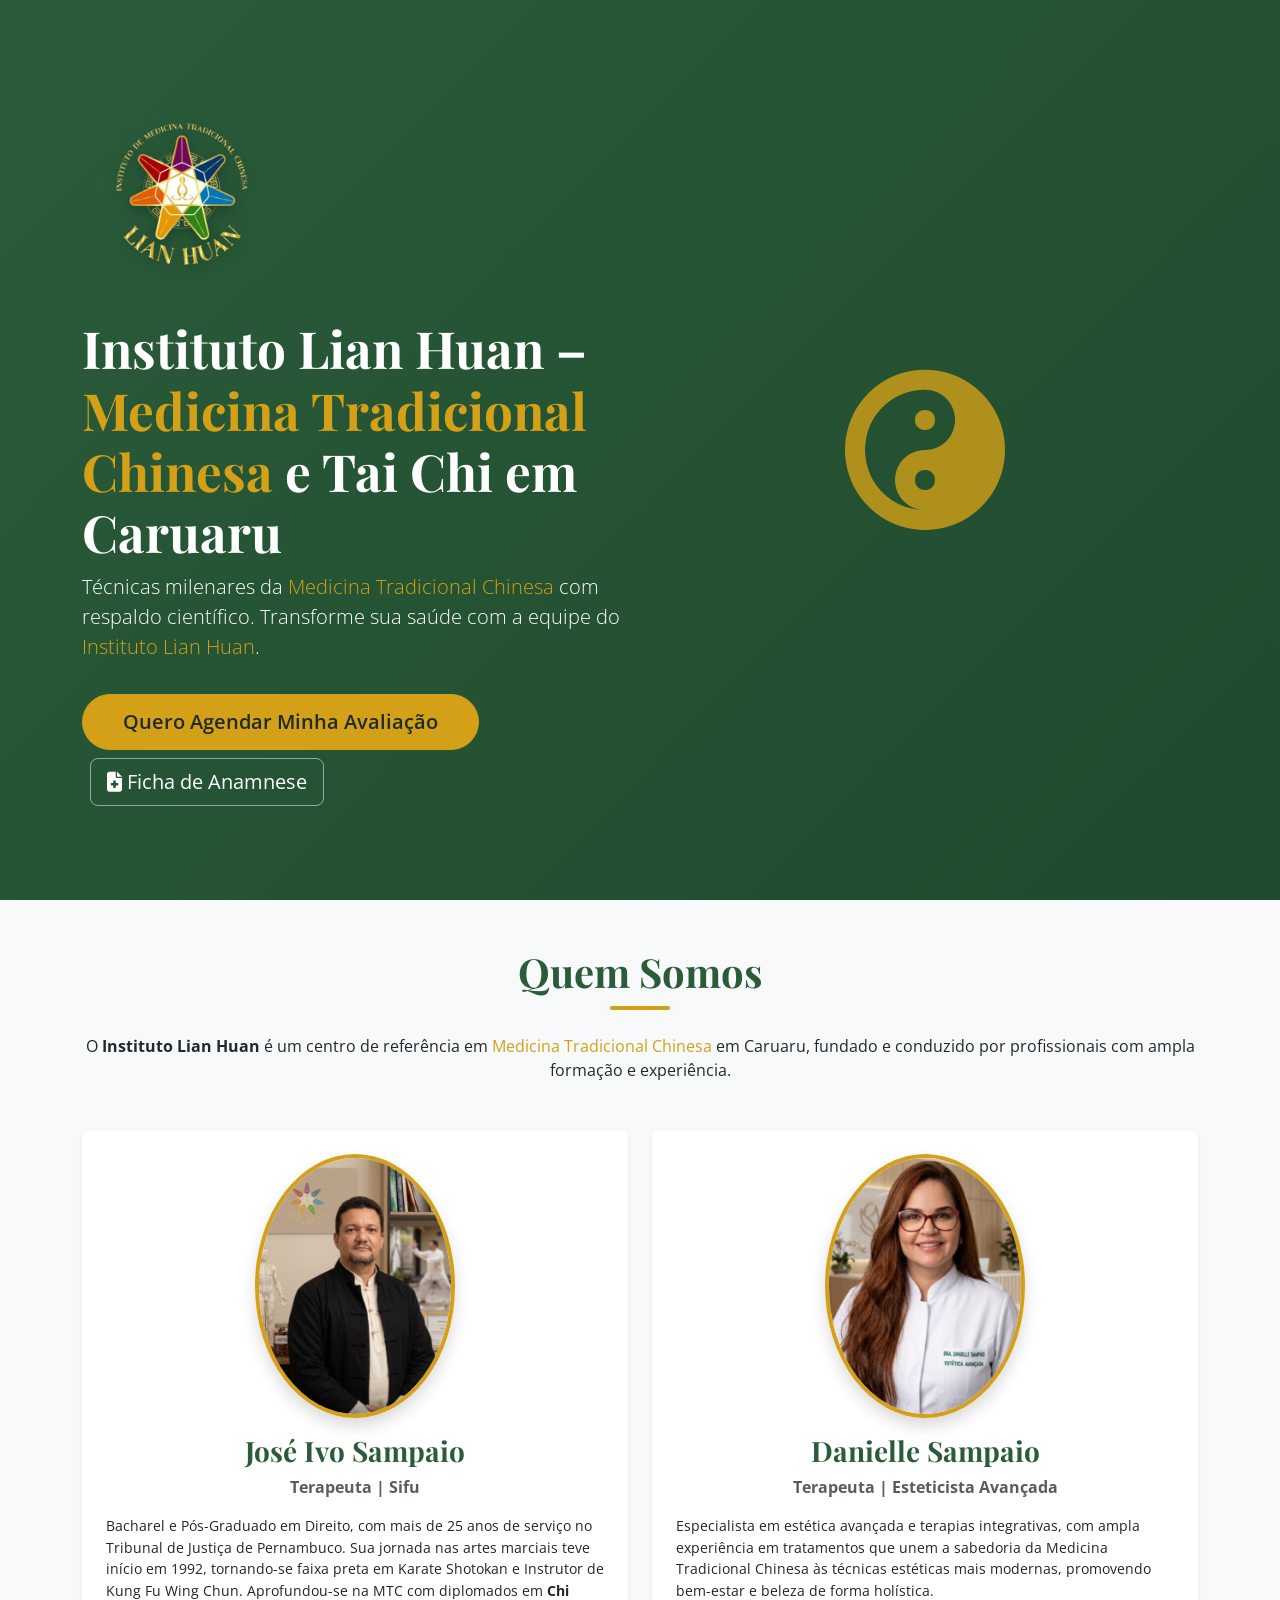
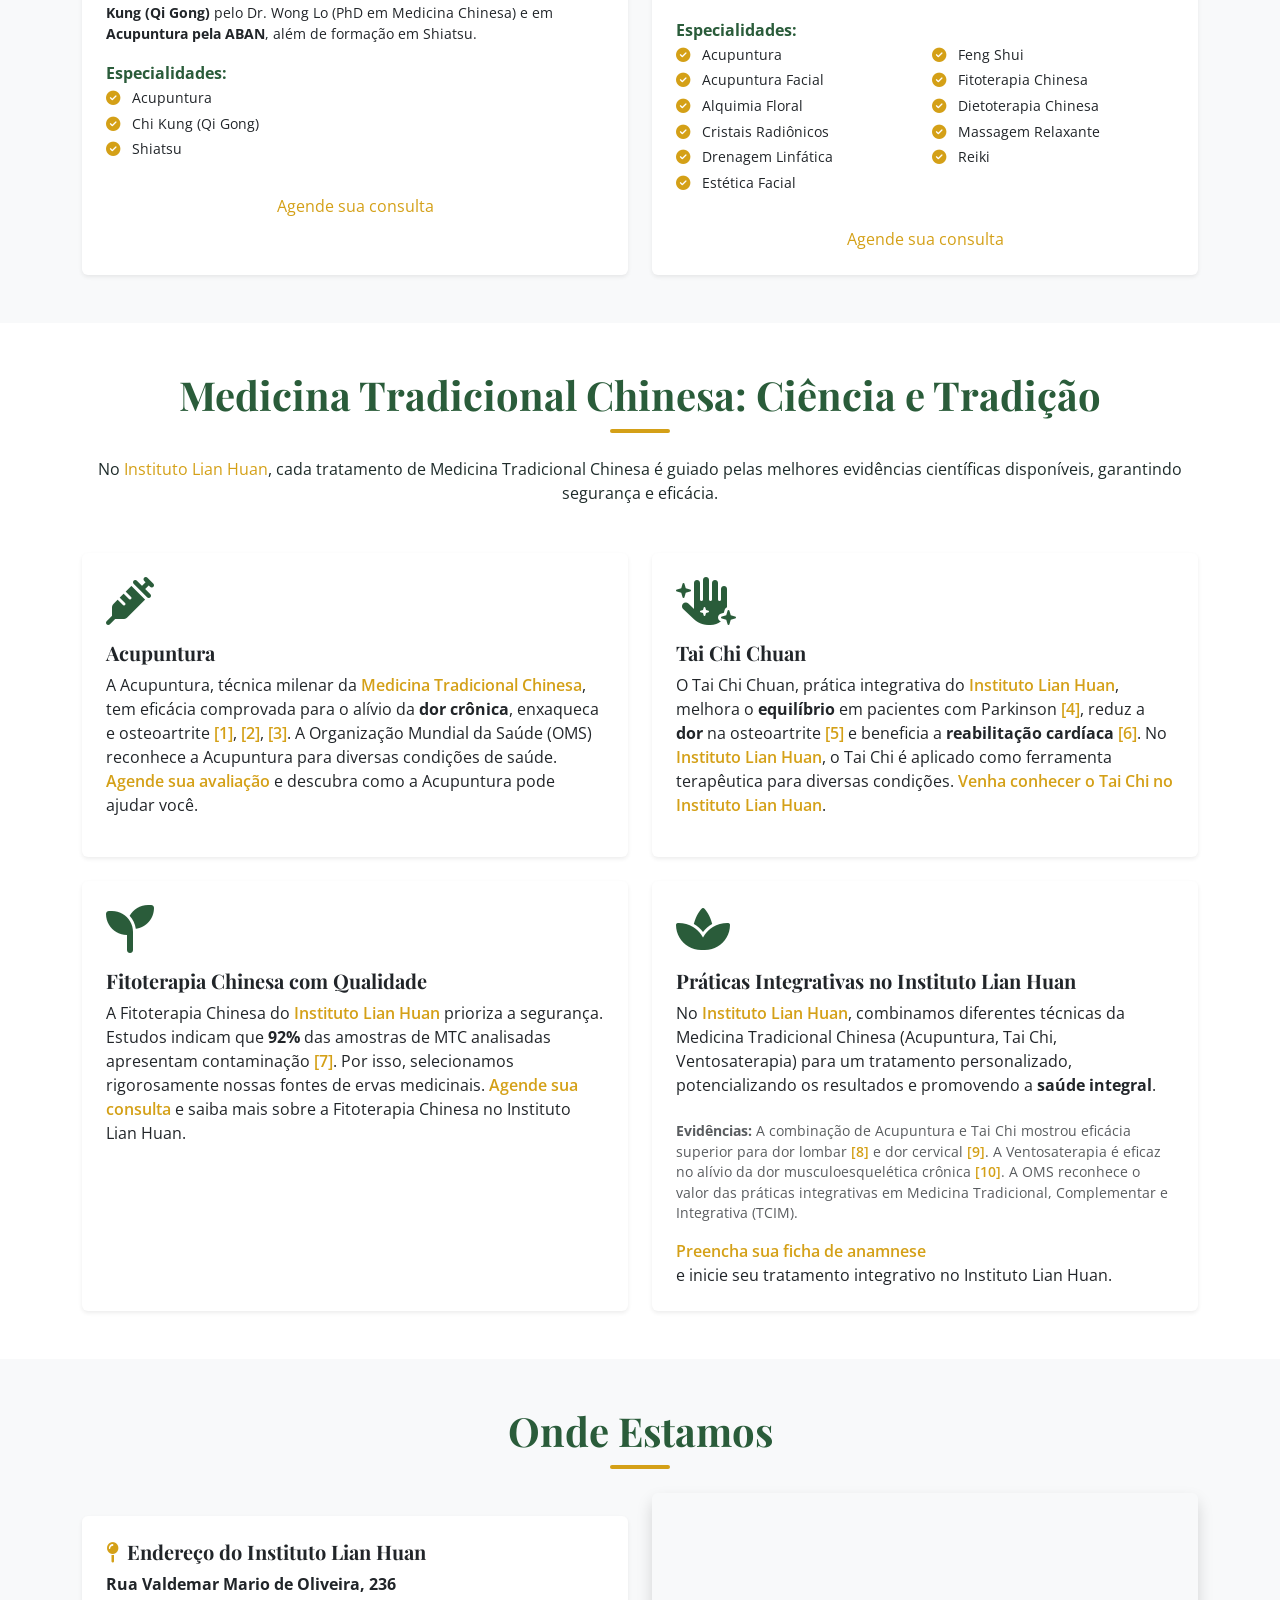
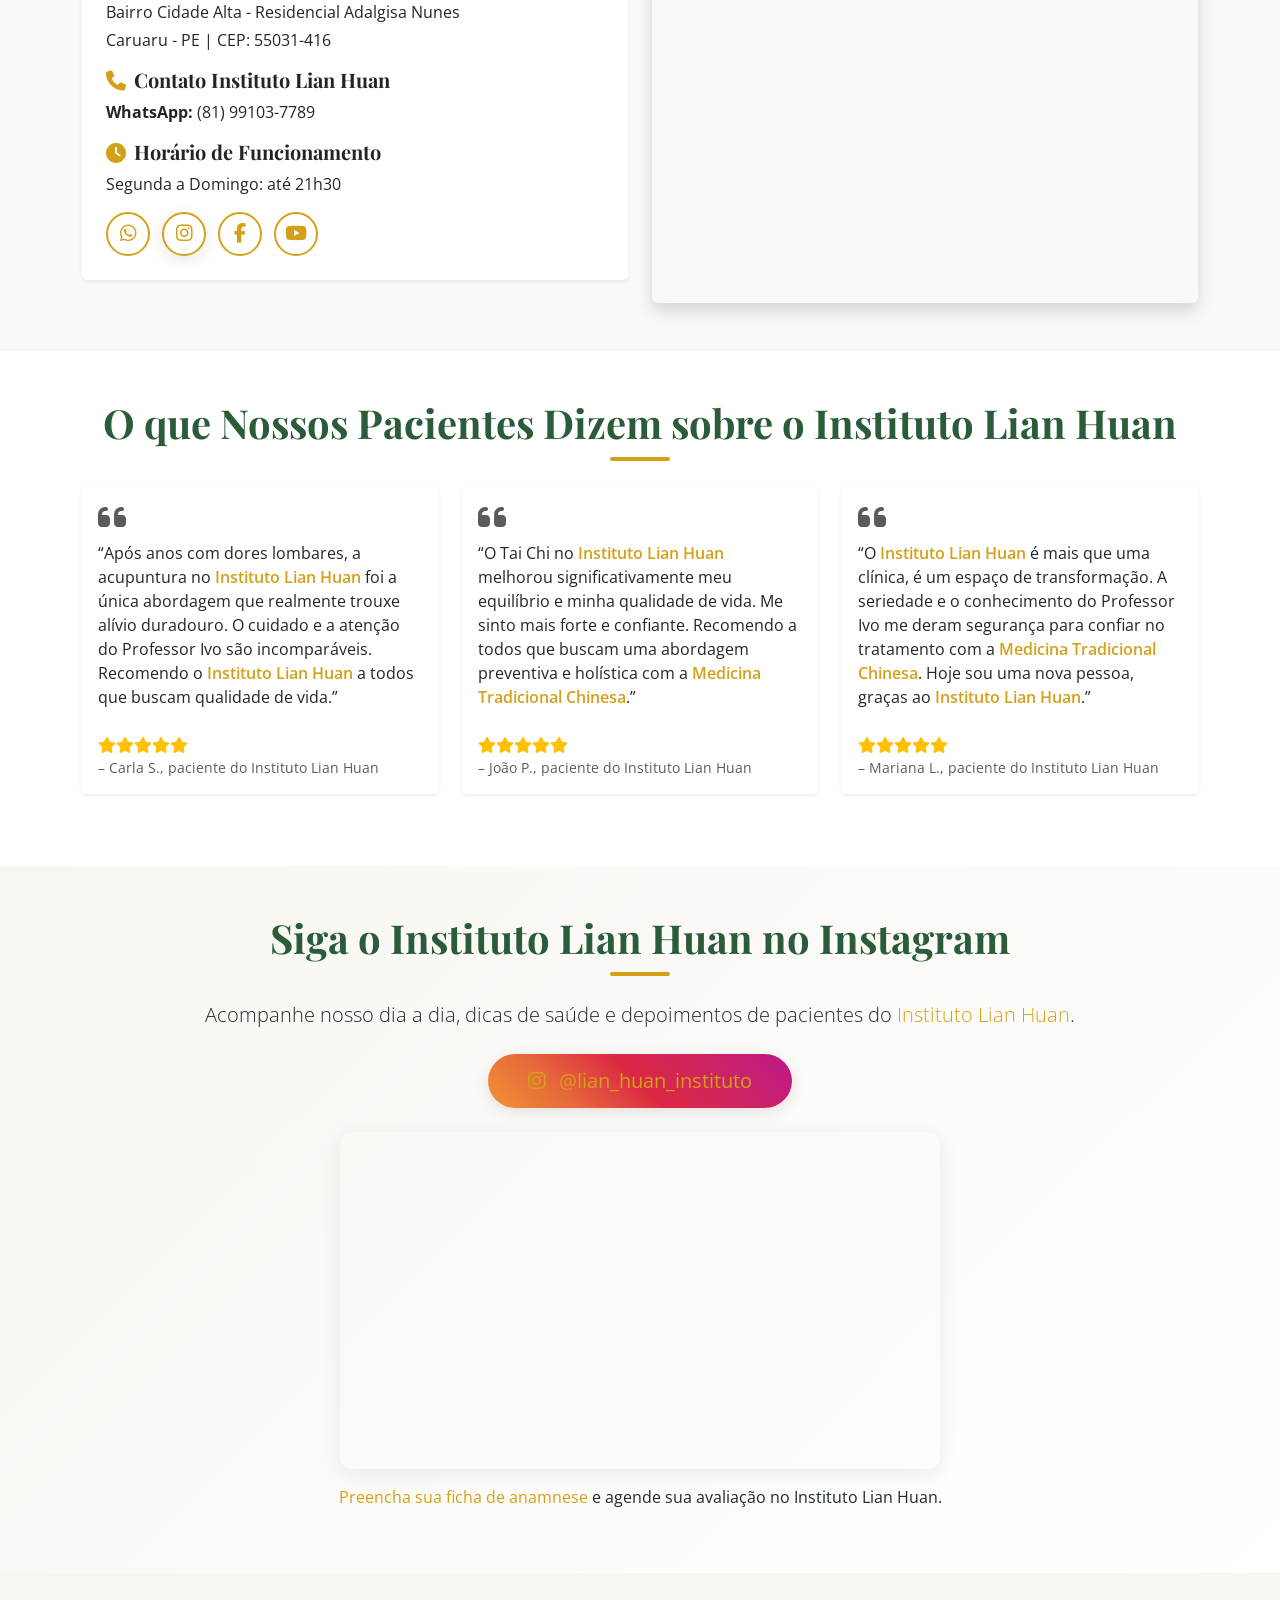
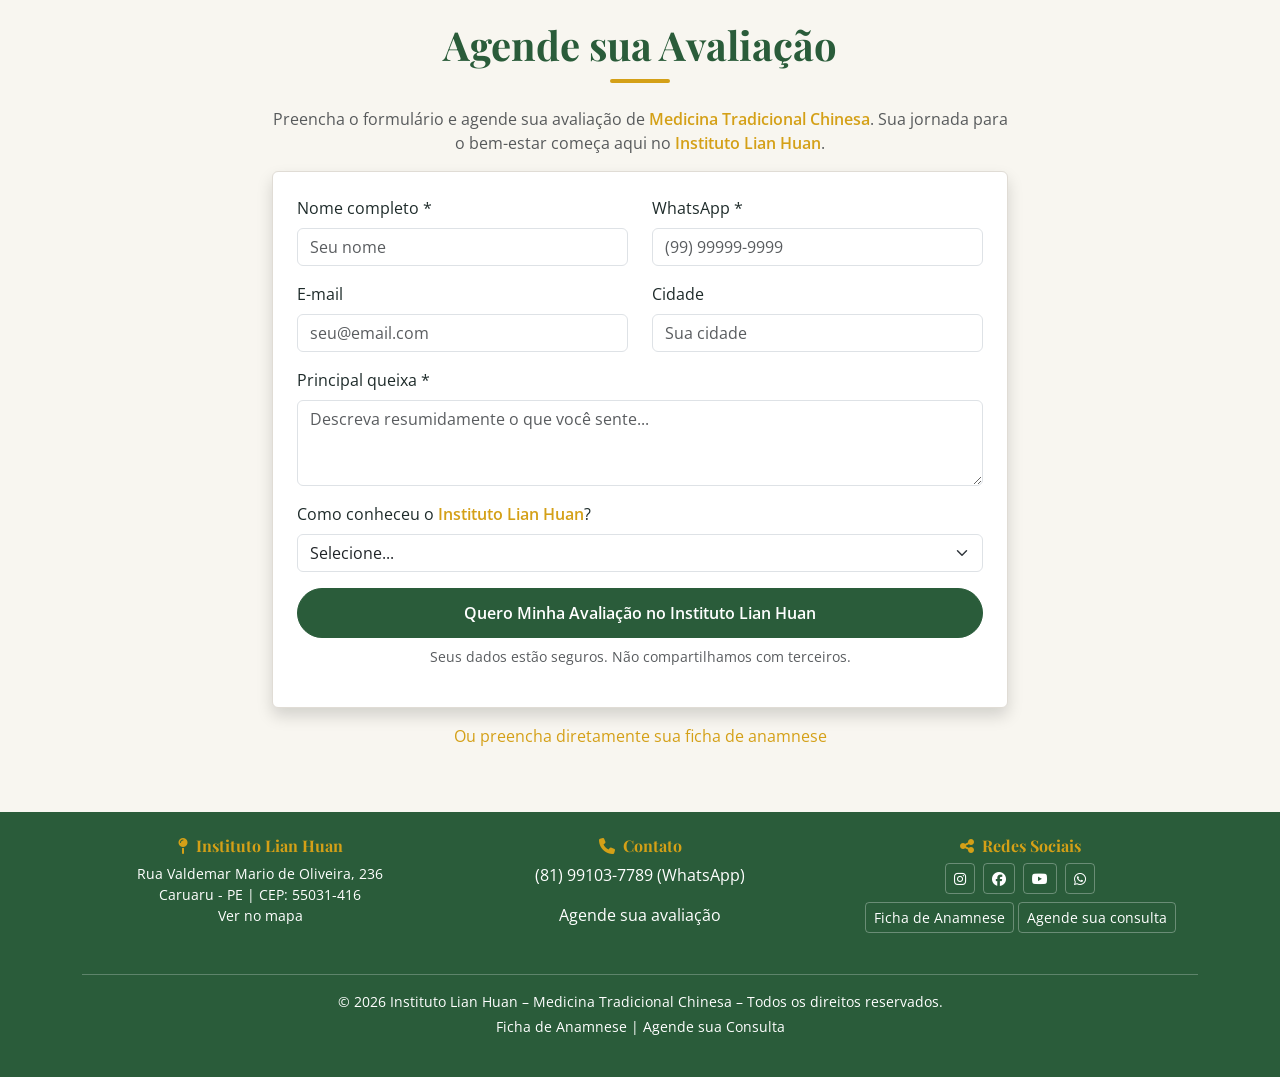
<file: obrigado.html>
<!DOCTYPE html>
<html lang="pt-BR">
<head>
  <meta charset="UTF-8">
  <meta name="viewport" content="width=device-width, initial-scale=1.0">
  <title>Obrigado – Instituto Lian Huan | Agendamento Recebido</title>
  <meta name="description" content="Recebemos sua solicitação de avaliação no Instituto Lian Huan. Em breve entraremos em contato via WhatsApp.">
  <meta name="robots" content="noindex, follow">
  
  <link rel="canonical" href="https://lian-huan-landing.netlify.app/obrigado.html">
  
  <!-- FAVICON -->
  <link rel="icon" type="image/x-icon" href="/logo.ico">
  <link rel="shortcut icon" type="image/x-icon" href="/logo.ico">
  
  <meta property="og:title" content="Obrigado – Instituto Lian Huan">
  <meta property="og:description" content="Recebemos sua solicitação de avaliação no Instituto Lian Huan.">
  <meta property="og:image" content="https://lian-huan-landing.netlify.app/logo.png">
  <meta property="og:url" content="https://lian-huan-landing.netlify.app/obrigado.html">
  <meta property="og:type" content="website">

  <link href="https://cdn.jsdelivr.net/npm/bootstrap@5.3.0/dist/css/bootstrap.min.css" rel="stylesheet">
  <link rel="stylesheet" href="https://cdnjs.cloudflare.com/ajax/libs/font-awesome/6.4.0/css/all.min.css">
  <link rel="stylesheet" href="style.css">
</head>
<body>

  <section class="obrigado py-5 text-center">
    <div class="container">
      <div class="row justify-content-center">
        <div class="col-lg-6">
          <i class="fas fa-check-circle fa-5x text-success mb-4"></i>
          <h1 class="mb-3">Recebemos sua solicitação!</h1>
          <p class="lead">Em breve nossa equipe do <strong>Instituto Lian Huan</strong> entrará em contato via WhatsApp.</p>
          
          <button id="btnWhatsApp" class="btn btn-success btn-lg mt-3">
            <i class="fab fa-whatsapp"></i> Falar agora no WhatsApp
          </button>
          <br>
          
          <div class="mt-4">
            <a href="/anamnese.html" class="btn btn-secondary btn-lg">
              <i class="fas fa-file-medical"></i> Preencher ficha de anamnese
            </a>
            <p class="text-muted small mt-2">Quanto mais detalhes, melhor podemos te atender!</p>
          </div>
          
          <div class="mt-3">
            <a href="https://www.instagram.com/lian_huan_instituto/" target="_blank" class="btn btn-outline-secondary me-2">
              <i class="fab fa-instagram"></i> Instagram
            </a>
            <a href="https://www.facebook.com/joseivo.sampaio/" target="_blank" class="btn btn-outline-primary me-2">
              <i class="fab fa-facebook"></i> Facebook
            </a>
            <a href="https://www.youtube.com/@Prof.ivosampaio" target="_blank" class="btn btn-outline-danger me-2">
              <i class="fab fa-youtube"></i> YouTube
            </a>
            <a href="https://wa.me/5581991037789" target="_blank" class="btn btn-outline-success">
              <i class="fab fa-whatsapp"></i> WhatsApp
            </a>
          </div>
          
          <a href="/" class="btn btn-outline-secondary mt-3">← Voltar para a página inicial</a>
        </div>
      </div>
    </div>
  </section>

  <script>
    (function() {
      const leadData = sessionStorage.getItem('leadData');
      if (!leadData) {
        window.location.href = '/';
        return;
      }
      const { nome, whatsapp, email, cidade, queixa } = JSON.parse(leadData);
      const numero = '558187361800';
      const mensagem = `Olá! Meu nome é ${nome} e gostaria de agendar uma avaliação no Instituto Lian Huan. %0A` +
                       `WhatsApp: ${whatsapp} %0A` +
                       `E-mail: ${email || 'Não informado'} %0A` +
                       `Cidade: ${cidade || 'Não informada'} %0A` +
                       `Principal queixa: ${queixa} %0A%0A` +
                       `🔗 Preencha nossa ficha de anamnese completa: %0A` +
                       `https://lian-huan-landing.netlify.app/anamnese.html`;
      const urlWhats = `https://wa.me/${numero}?text=${mensagem}`;
      document.getElementById('btnWhatsApp').addEventListener('click', function() {
        window.open(urlWhats, '_blank');
      });
    })();
  </script>

</body>
</html>
</file>
<file: style.css>
/* ===== RESET E VARIÁVEIS ===== */
:root {
  --primary: #2a5c3a;
  --secondary: #d4a017;
  --light-bg: #f8f6f0;
  --text-dark: #1e2b2a;
  --font-heading: 'Playfair Display', serif;
  --font-body: 'Open Sans', sans-serif;
}

body {
  font-family: var(--font-body);
  color: var(--text-dark);
  background: #fff;
}

h1, h2, h3, h4, h5, .section-title {
  font-family: var(--font-heading);
  font-weight: 700;
}

.section-title {
  font-size: 2.5rem;
  margin-bottom: 1.5rem;
  color: var(--primary);
}
.section-title::after {
  content: '';
  display: block;
  width: 60px;
  height: 4px;
  background: var(--secondary);
  margin: 10px auto 0;
  border-radius: 2px;
}
.section-title.text-start::after {
  margin: 10px 0 0 0;
}

/* ===== CORREÇÃO DE LINKS - SOBRESCREVENDO BOOTSTRAP ===== */
/* Todos os links, exceto botões, devem ser amarelos/dourados */
a:not(.btn) {
  color: var(--secondary) !important;
  text-decoration: none;
  transition: color 0.3s ease;
}

/* Links visitados mantêm a mesma cor */
a:not(.btn):visited {
  color: var(--secondary) !important;
}

/* Hover nos links - tom mais escuro e sublinhado */
a:not(.btn):hover {
  color: #b8890e !important;
  text-decoration: underline;
}

/* Links internos (âncoras) também devem ser amarelos */
a[href^="#"]:not(.btn) {
  color: var(--secondary) !important;
}
a[href^="#"]:not(.btn):visited {
  color: var(--secondary) !important;
}
a[href^="#"]:not(.btn):hover {
  color: #b8890e !important;
}

/* Links do rodapé (que devem ser brancos) */
.rodape a:not(.btn) {
  color: #fff !important;
}
.rodape a:not(.btn):visited {
  color: #fff !important;
}
.rodape a:not(.btn):hover {
  color: var(--secondary) !important;
}

/* Links com classes específicas (mantêm suas cores) */
.link-secondary {
  color: var(--secondary) !important;
}
.link-secondary:visited {
  color: var(--secondary) !important;
}
.link-secondary:hover {
  color: #b8890e !important;
}

.link-primary {
  color: var(--primary) !important;
}
.link-primary:visited {
  color: var(--primary) !important;
}
.link-primary:hover {
  color: #1f4a2d !important;
}

.link-highlight {
  color: var(--secondary) !important;
}
.link-highlight:visited {
  color: var(--secondary) !important;
}
.link-highlight:hover {
  color: #b8890e !important;
}

.link-muted {
  color: #8a9a9a !important;
}
.link-muted:visited {
  color: #8a9a9a !important;
}
.link-muted:hover {
  color: var(--secondary) !important;
}

/* ===== ICONES ===== */
.icon-primary {
  color: var(--primary);
}
.icon-secondary {
  color: var(--secondary);
}

/* ===== HERO ===== */
.hero {
  background: linear-gradient(135deg, var(--primary) 0%, #1f4a2d 100%);
  color: #fff;
  padding: 80px 0;
  min-height: 100vh;
  display: flex;
  align-items: center;
}
.hero .logo-hero {
  max-width: 200px;
  height: auto;
  filter: drop-shadow(0 4px 8px rgba(0,0,0,0.3));
}
.hero h1 {
  font-size: 3.2rem;
  line-height: 1.2;
}
.hero h1 span {
  color: var(--secondary);
}
.hero .icon-hero {
  font-size: 10rem;
  color: var(--secondary);
  opacity: 0.8;
}
.hero .btn-outline-light {
  border-color: rgba(255,255,255,0.5);
  color: #fff;
}
.hero .btn-outline-light:hover {
  background: #fff;
  color: var(--primary);
}

/* ===== BOTÕES ===== */
.btn-primary {
  background-color: var(--secondary);
  border-color: var(--secondary);
  color: #1e2b2a;
  font-weight: 600;
  padding: 12px 40px;
  border-radius: 50px;
  transition: all 0.3s;
}
.btn-primary:hover {
  background-color: #b8890e;
  border-color: #b8890e;
  transform: scale(1.02);
  box-shadow: 0 8px 20px rgba(0,0,0,0.2);
  color: #1e2b2a;
}

.btn-instagram {
  background: linear-gradient(45deg, #f09433, #e6683c, #dc2743, #cc2366, #bc1888);
  color: #fff;
  border: none;
  padding: 12px 40px;
  border-radius: 50px;
  transition: all 0.3s;
  box-shadow: 0 4px 15px rgba(0,0,0,0.1);
}
.btn-instagram:hover {
  transform: scale(1.05);
  box-shadow: 0 6px 25px rgba(0,0,0,0.15);
  color: #fff;
}

/* ===== SOBRE ===== */
.sobre .profile-img {
  border: 4px solid var(--secondary);
  max-width: 200px;
  box-shadow: 0 8px 30px rgba(0,0,0,0.1);
  transition: transform 0.3s ease;
}
.sobre .profile-img:hover {
  transform: scale(1.03);
}
.sobre .card {
  border: none;
  background: #fff;
  transition: 0.3s;
}
.sobre .card:hover {
  transform: translateY(-5px);
  box-shadow: 0 12px 30px rgba(0,0,0,0.08);
}
.sobre ul {
  list-style: none;
  padding-left: 0;
}
.sobre ul li {
  padding: 2px 0;
  font-size: 0.9rem;
}
.sobre ul li i {
  margin-right: 8px;
}

/* Responsivo para as colunas de especialidades */
@media (max-width: 576px) {
  .sobre ul {
    columns: 1 !important;
  }
}
@media (min-width: 577px) and (max-width: 992px) {
  .sobre ul {
    columns: 2;
  }
}

/* ===== TRATAMENTOS ===== */
.treatment-card {
  border: none;
  transition: 0.3s;
}
.treatment-card:hover {
  transform: translateY(-5px);
  box-shadow: 0 12px 30px rgba(0,0,0,0.08);
}
.treatment-card a {
  text-decoration: none;
  font-weight: 600;
}
.treatment-card a:hover {
  text-decoration: underline;
}
.treatment-card .text-muted {
  font-size: 0.85rem;
}

/* ===== DEPOIMENTOS ===== */
.testimonial-card {
  border: none;
  background: #fff;
  transition: 0.3s;
}
.testimonial-card:hover {
  transform: translateY(-5px);
  box-shadow: 0 12px 30px rgba(0,0,0,0.08);
}
.testimonial-card a {
  text-decoration: none;
  font-weight: 600;
}
.testimonial-card a:hover {
  text-decoration: underline;
}

/* ===== LOCALIZAÇÃO ===== */
.localizacao .card {
  border: none;
  background: #fff;
  transition: 0.3s;
}
.localizacao .card:hover {
  transform: translateY(-5px);
  box-shadow: 0 12px 30px rgba(0,0,0,0.08);
}
.localizacao .ratio {
  border-radius: 12px;
  overflow: hidden;
}

/* ===== INSTAGRAM ===== */
.instagram {
  background: linear-gradient(135deg, #f8f6f0 0%, #fff 100%);
}
.instagram-embed {
  max-width: 600px;
  margin: 0 auto;
}
.instagram-embed iframe {
  border-radius: 12px;
  box-shadow: 0 4px 20px rgba(0,0,0,0.08);
}

/* ===== FORMULÁRIO ===== */
.formulario {
  background: var(--light-bg);
}
.formulario form {
  border: 1px solid #e0dcd5;
}
.formulario .btn-primary {
  background-color: var(--primary);
  border-color: var(--primary);
  color: #fff;
}
.formulario .btn-primary:hover {
  background-color: #1f4a2d;
  border-color: #1f4a2d;
  color: #fff;
}
.formulario .link-primary {
  text-decoration: none;
  font-weight: 600;
}
.formulario .link-primary:hover {
  text-decoration: underline;
}

/* ===== RODAPÉ ===== */
.rodape {
  background: var(--primary);
  color: #fff;
}
.rodape h5 {
  font-family: var(--font-heading);
  font-size: 1rem;
  color: var(--secondary);
}
.rodape .btn-outline-light {
  border-color: rgba(255,255,255,0.3);
  color: #fff;
}
.rodape .btn-outline-light:hover {
  background: #fff;
  color: var(--primary);
}
.rodape .text-light {
  text-decoration: none;
}
.rodape .text-light:hover {
  color: var(--secondary) !important;
}
.rodape hr {
  border-color: rgba(255,255,255,0.1);
}
.rodape .link-secondary {
  color: var(--secondary);
  text-decoration: none;
}
.rodape .link-secondary:hover {
  text-decoration: underline;
}
.rodape .link-muted {
  color: #8a9a9a;
  text-decoration: none;
}
.rodape .link-muted:hover {
  color: var(--secondary);
  text-decoration: underline;
}

/* ===== OBRIGADO ===== */
.obrigado {
  min-height: 100vh;
  display: flex;
  align-items: center;
  justify-content: center;
  background: var(--light-bg);
}
.obrigado .btn-success {
  background-color: #25D366;
  border: none;
  padding: 12px 36px;
  border-radius: 50px;
  font-weight: 600;
}
.obrigado .btn-success:hover {
  background-color: #1da851;
  color: #fff;
}

/* ===== ANAMNESE ===== */
.anamnese-section {
  background: #fff;
  border-radius: 12px;
  padding: 1.5rem;
  margin-bottom: 2rem;
  box-shadow: 0 4px 12px rgba(0,0,0,0.05);
}
.anamnese-section h3 {
  color: var(--primary);
  font-family: var(--font-heading);
  border-bottom: 2px solid var(--secondary);
  padding-bottom: 0.5rem;
  margin-bottom: 1.2rem;
}
.btn-enviar {
  background: var(--primary);
  border: none;
  padding: 12px 40px;
  font-weight: 600;
  border-radius: 50px;
  transition: 0.3s;
}
.btn-enviar:hover {
  background: #1f4a2d;
  transform: scale(1.02);
  color: #fff;
}
.is-invalid {
  border-color: #dc3545 !important;
}
.invalid-feedback {
  display: none;
  font-size: 0.875rem;
  color: #dc3545;
}
.is-invalid ~ .invalid-feedback {
  display: block;
}

/* ===== BOTÕES DE REDES SOCIAIS ===== */
.btn-social {
  display: inline-flex;
  align-items: center;
  justify-content: center;
  width: 44px;
  height: 44px;
  border-radius: 50%;
  border: 2px solid var(--secondary);
  background: transparent;
  color: var(--secondary);
  font-size: 1.2rem;
  transition: all 0.3s ease;
  text-decoration: none;
  padding: 0;
}

.btn-social:hover {
  transform: scale(1.1);
  text-decoration: none;
}

.btn-social i {
  line-height: 1;
}

/* Cores padrão do projeto para cada rede social */
.btn-whatsapp {
  border-color: var(--secondary);
  color: var(--secondary);
}
.btn-whatsapp:hover {
  background: var(--secondary);
  color: #1e2b2a;
}

.btn-instagram {
  border-color: var(--secondary);
  color: var(--secondary);
}
.btn-instagram:hover {
  background: var(--secondary);
  color: #1e2b2a;
}

.btn-facebook {
  border-color: var(--secondary);
  color: var(--secondary);
}
.btn-facebook:hover {
  background: var(--secondary);
  color: #1e2b2a;
}

.btn-youtube {
  border-color: var(--secondary);
  color: var(--secondary);
}
.btn-youtube:hover {
  background: var(--secondary);
  color: #1e2b2a;
}

/* Botões de redes sociais no rodapé - versão com fundo escuro */
.rodape .btn-social {
  border-color: rgba(255, 255, 255, 0.5);
  color: #fff;
}
.rodape .btn-social:hover {
  background: var(--secondary);
  border-color: var(--secondary);
  color: #1e2b2a;
}

/* Botão Anamnese com ícone + texto */
.btn-outline-secondary {
  color: var(--secondary);
  border-color: var(--secondary);
}
.btn-outline-secondary:hover {
  background: var(--secondary);
  border-color: var(--secondary);
  color: #1e2b2a;
}

/* ===== RESPONSIVO ===== */
@media (max-width: 768px) {
  .hero h1 {
    font-size: 2.2rem;
  }
  .section-title {
    font-size: 2rem;
  }
  .hero .logo-hero {
    max-width: 150px;
  }
  .sobre .profile-img {
    max-width: 200px !important;
  }
}

/* ===== CORREÇÃO ESPECÍFICA PARA LINKS EM IMAGENS E ÍCONES ===== */
a img {
  border: none;
}
</file>
